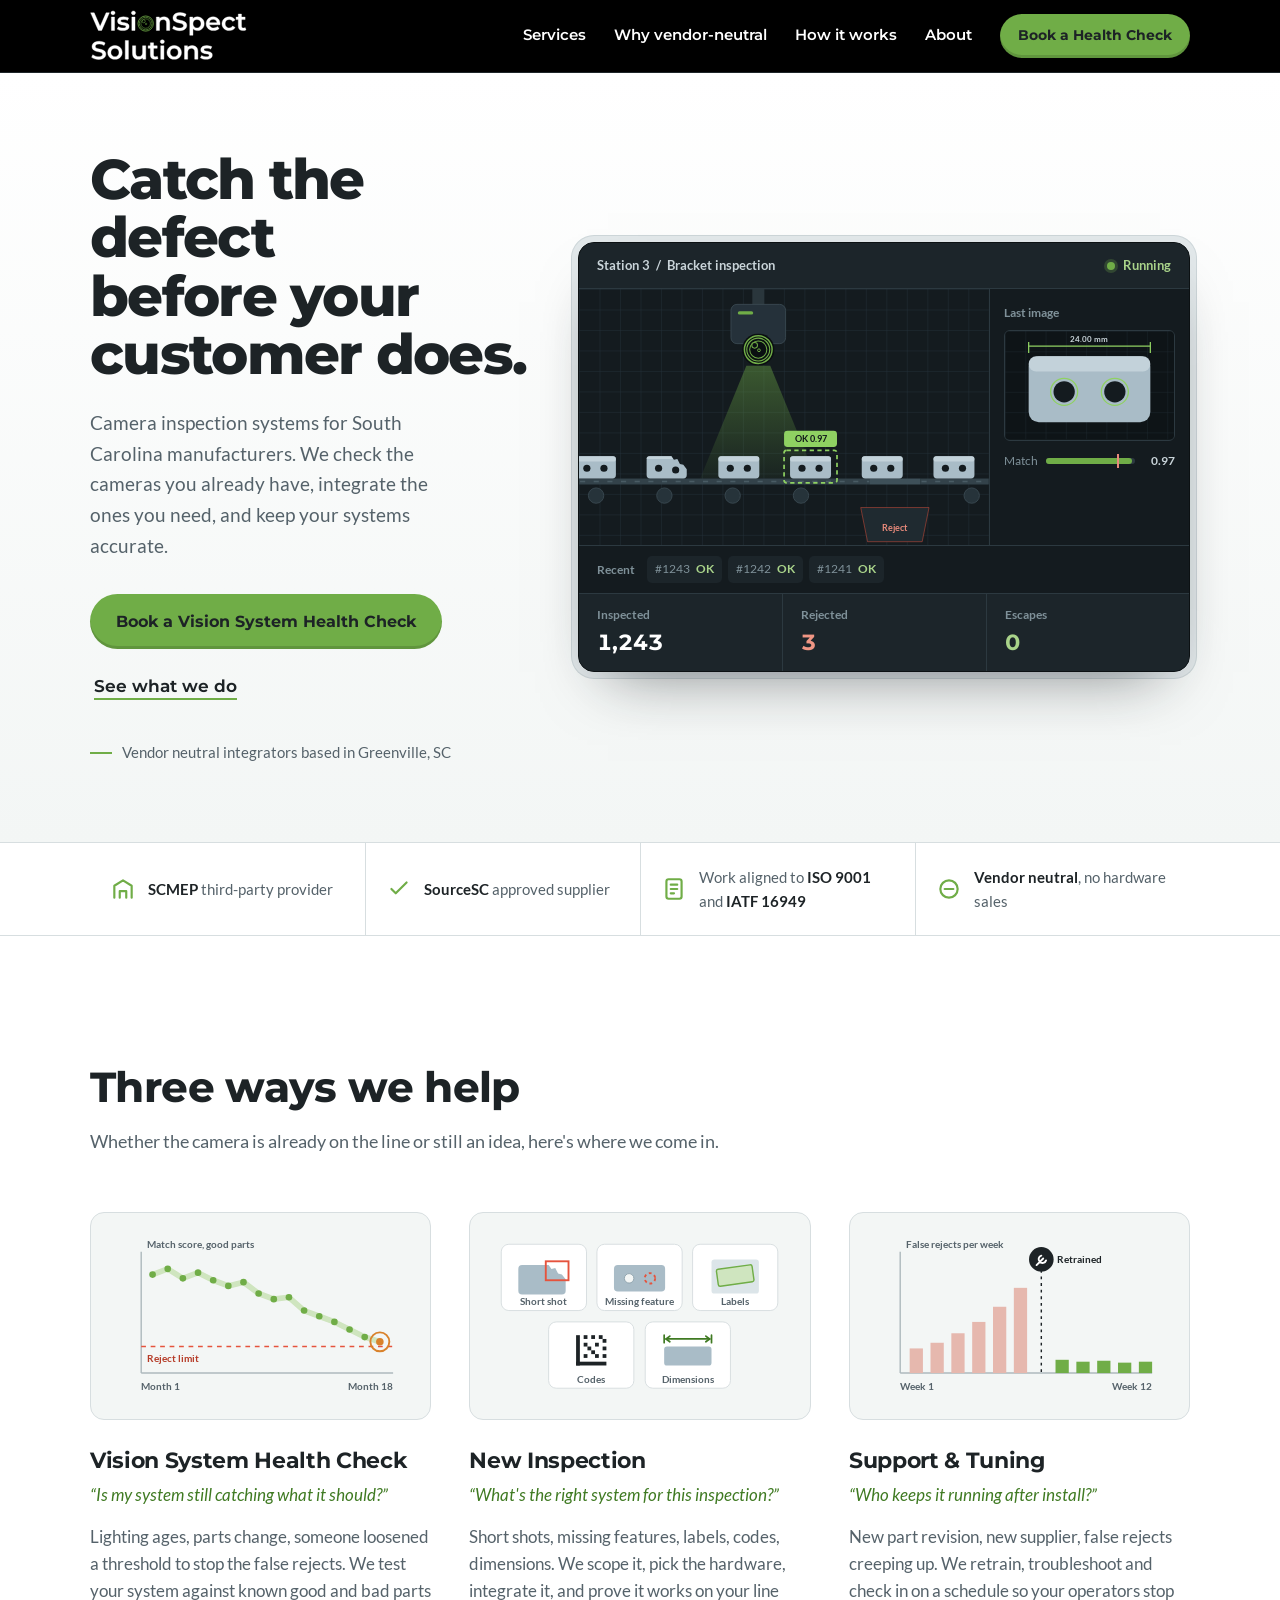
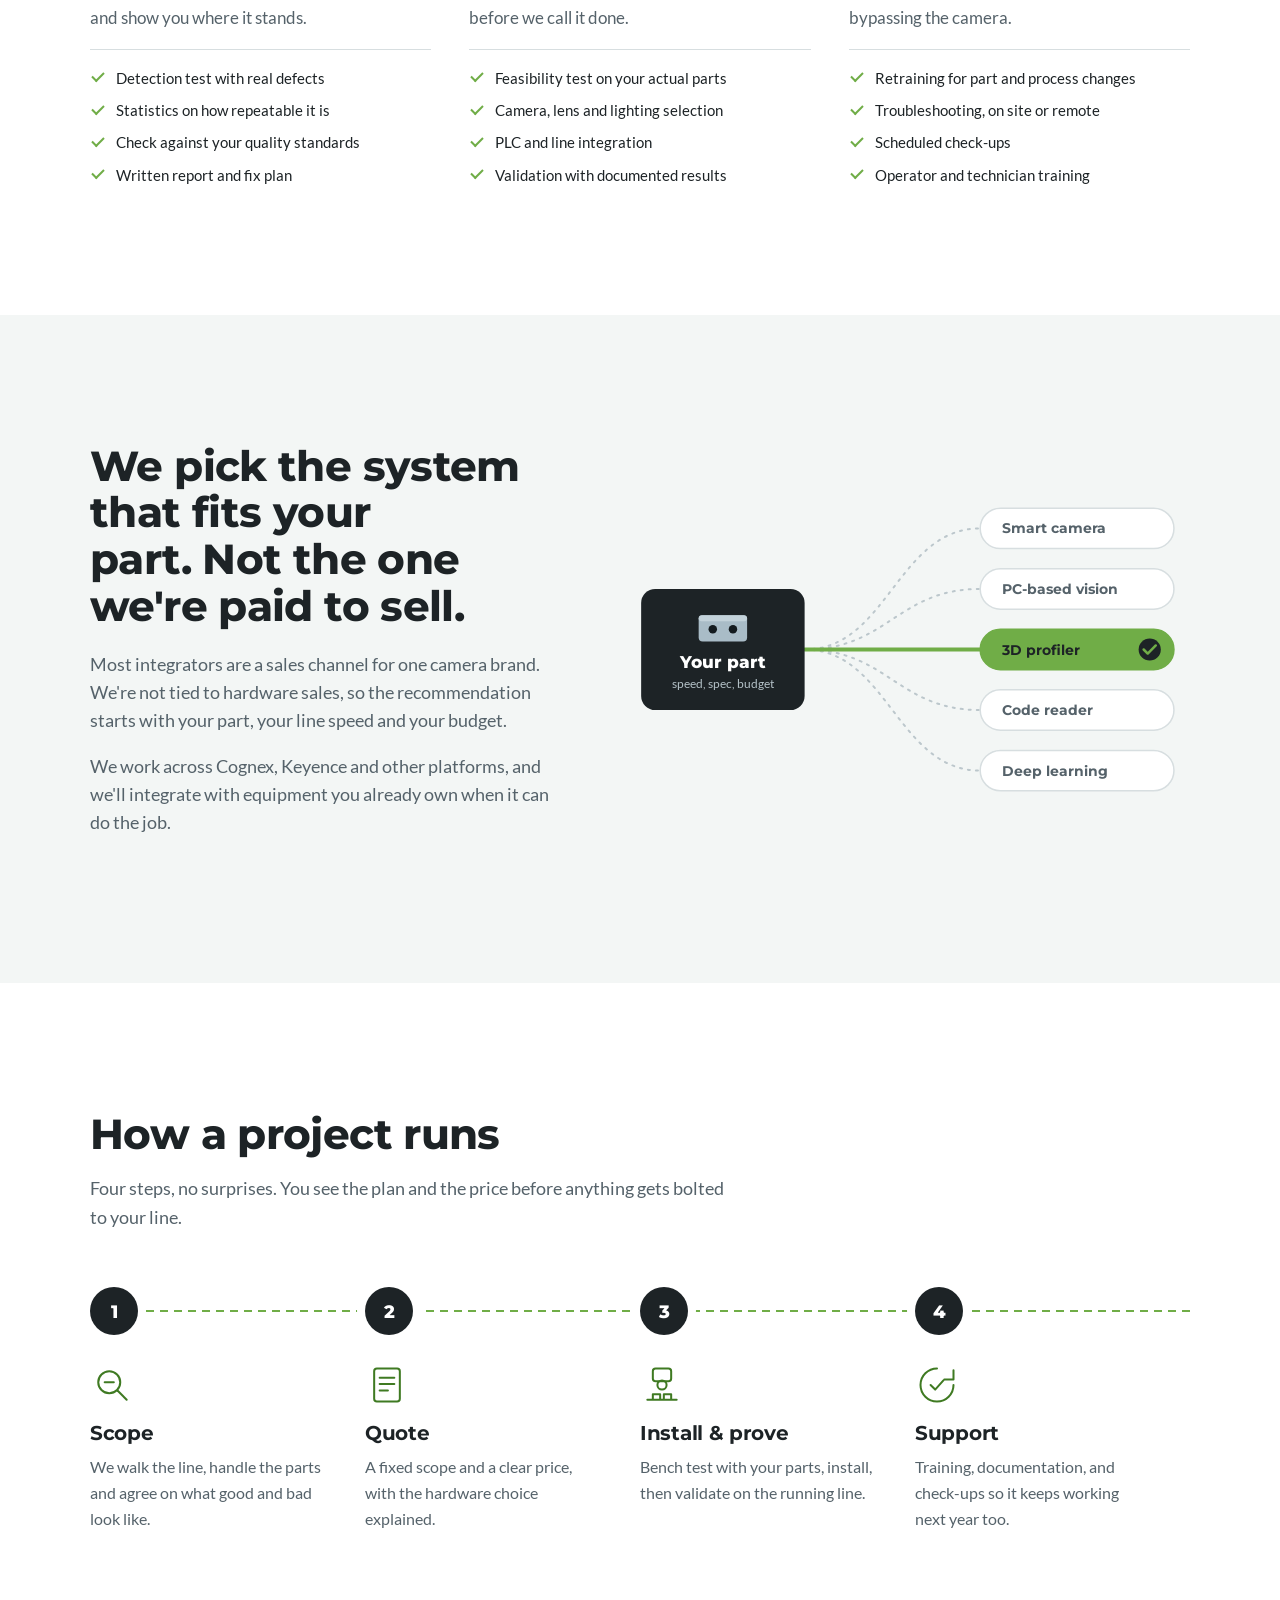
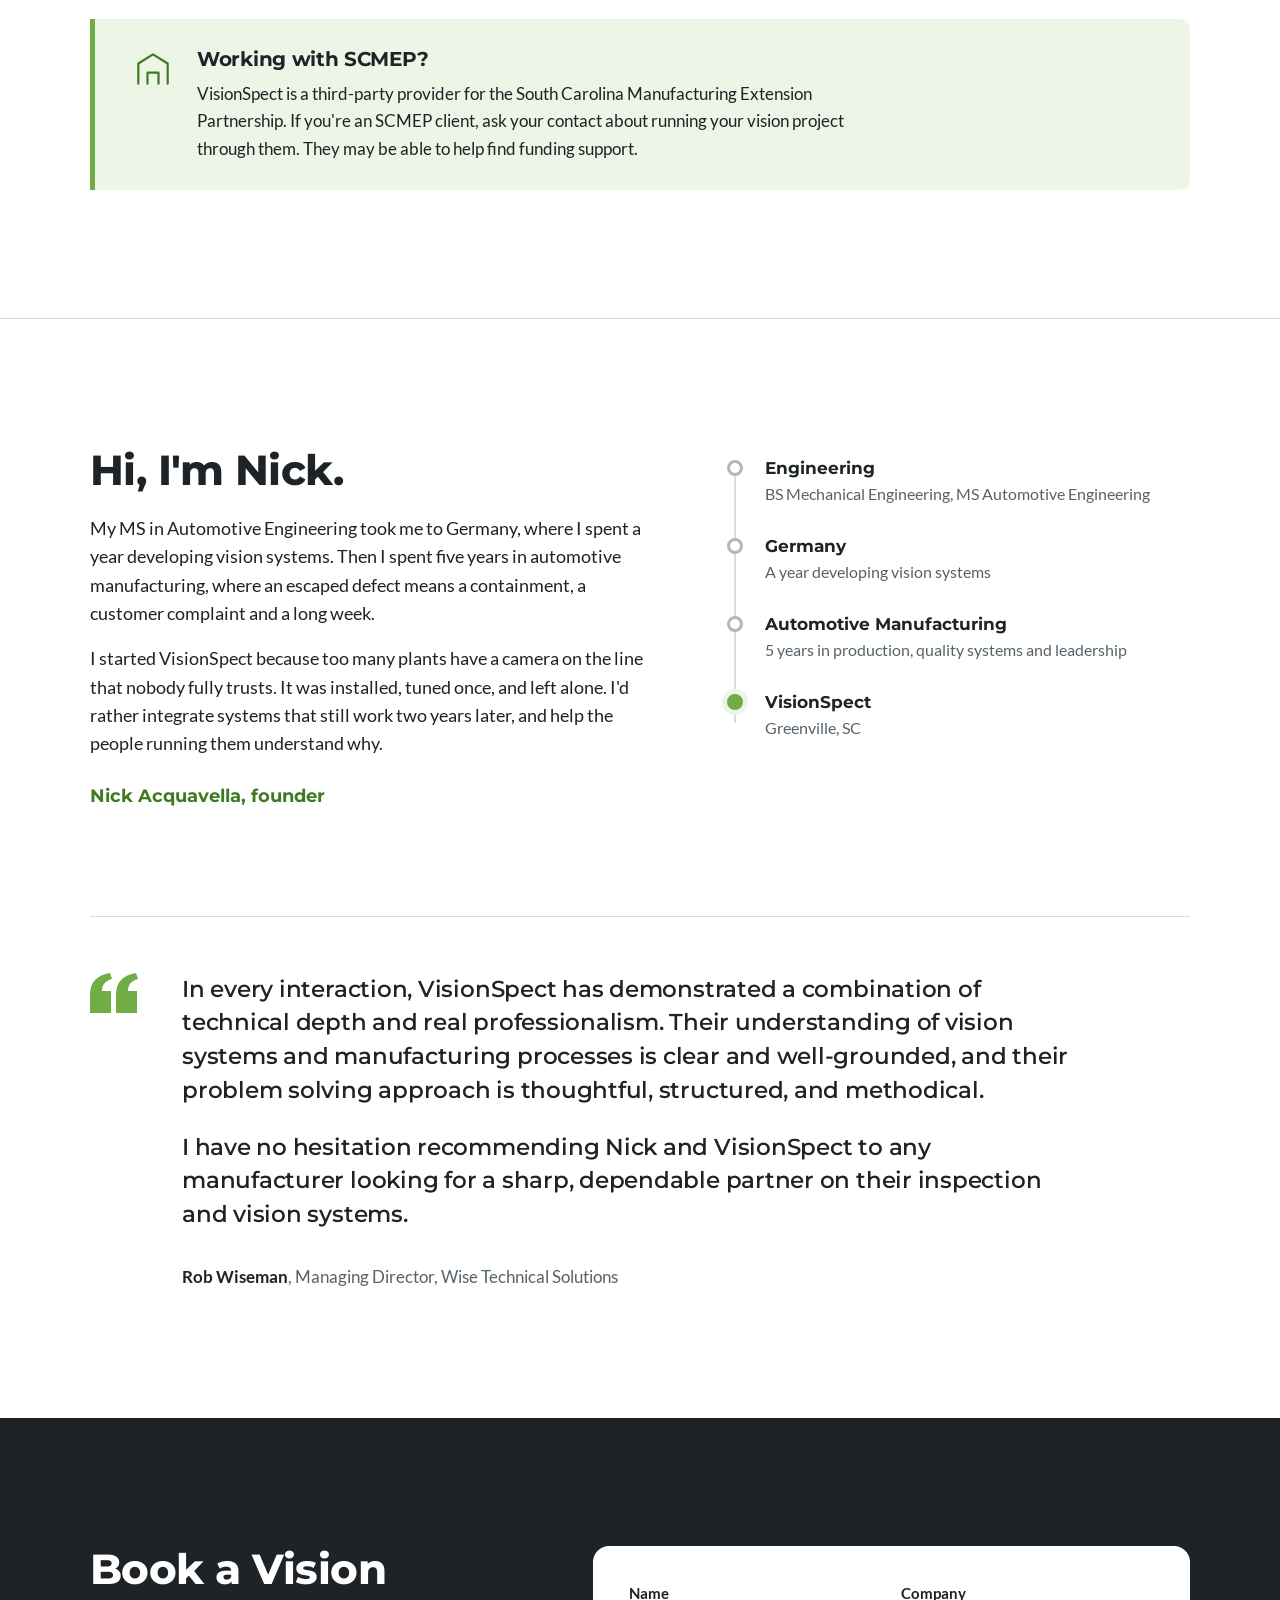
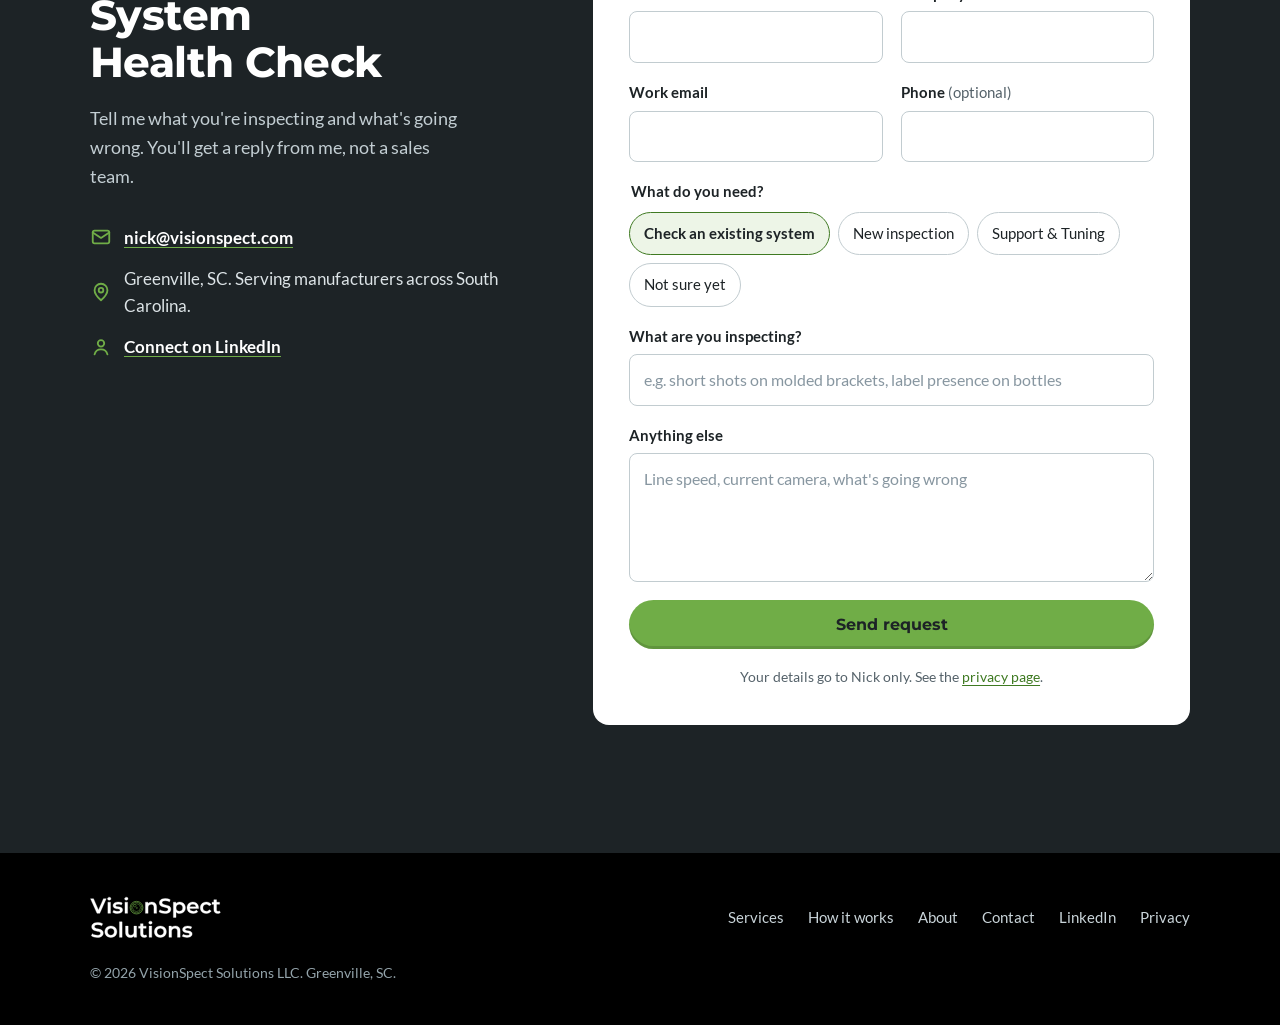
<file: index.html>
<!doctype html>
<html lang="en">
<head>
  <meta charset="utf-8">
  <meta name="viewport" content="width=device-width, initial-scale=1">
  <title>VisionSpect Solutions | Vision inspection for SC manufacturers</title>
  <meta name="description" content="Vendor-neutral vision inspection for South Carolina manufacturers. Vision System Health Checks, new inspections and ongoing support, from Greenville, SC.">
  <link rel="canonical" href="https://visionspect.com/">
  <meta property="og:type" content="website">
  <meta property="og:site_name" content="VisionSpect Solutions">
  <meta property="og:title" content="Catch the defect before your customer does.">
  <meta property="og:description" content="Vendor-neutral vision inspection for SC manufacturers. Vision System Health Checks, new inspections, support and tuning.">
  <meta property="og:url" content="https://visionspect.com/">
  <meta property="og:image" content="https://visionspect.com/assets/img/og-image.jpg">
  <meta property="og:image:width" content="1200">
  <meta property="og:image:height" content="630">
  <meta name="twitter:card" content="summary_large_image">
  <meta name="theme-color" content="#000000">
  <link rel="icon" href="/favicon.svg" type="image/svg+xml">
  <link rel="icon" href="/favicon-32.png" sizes="32x32" type="image/png">
  <link rel="apple-touch-icon" href="/apple-touch-icon.png">
  <link rel="preload" href="/assets/fonts/montserrat-latin-wght-normal.woff2" as="font" type="font/woff2" crossorigin>
  <link rel="preload" href="/assets/fonts/lato-latin-400-normal.woff2" as="font" type="font/woff2" crossorigin>
  <link rel="stylesheet" href="/assets/site.css?v=20261102c">
  <script type="application/ld+json">
  {
    "@context": "https://schema.org",
    "@type": "ProfessionalService",
    "name": "VisionSpect Solutions",
    "url": "https://visionspect.com/",
    "email": "nick@visionspect.com",
    "logo": "https://visionspect.com/icon-512.png",
    "description": "Vendor-neutral machine vision inspection integration, health checks and support for manufacturers.",
    "address": { "@type": "PostalAddress", "addressLocality": "Greenville", "addressRegion": "SC", "addressCountry": "US" },
    "areaServed": "South Carolina",
    "founder": { "@type": "Person", "name": "Nick Acquavella" }
  }
  </script>
</head>
<body>
<a class="skip" href="#main">Skip to content</a>

<header class="site-header">
  <div class="wrap header-row">
    <a class="brand" href="/" aria-label="VisionSpect Solutions home">
      <img src="/assets/img/visionspect-wordmark-bold-white.svg" alt="VisionSpect Solutions" width="152" height="59">
    </a>
    <button class="nav-toggle" type="button" aria-expanded="false" aria-controls="site-nav">Menu</button>
    <nav id="site-nav" class="site-nav" aria-label="Main">
      <a href="#services">Services</a>
      <a href="#neutral">Why vendor-neutral</a>
      <a href="#process">How it works</a>
      <a href="#about">About</a>
      <a class="btn btn-small" href="#contact">Book a Health Check</a>
    </nav>
  </div>
</header>

<main id="main">

  <!-- HERO: the inspection station is the hero -->
  <section class="hero">
    <div class="wrap hero-grid">
      <div class="hero-copy">
        <h1>Catch the defect before your customer does.</h1>
        <p class="lede">Camera inspection systems for South Carolina manufacturers. We check the cameras you already have, integrate the ones you need, and keep your systems accurate.</p>
        <div class="hero-actions">
          <a class="btn" href="#contact">Book a Vision System Health Check</a>
          <a class="btn-quiet" href="#services">See what we do</a>
        </div>
        <p class="hero-note">Vendor neutral integrators based in Greenville, SC</p>
      </div>

      <figure class="hmi" aria-label="Animated illustration of a vision system inspecting parts on a conveyor and rejecting a defective part">
        <div class="hmi-bar">
          <span class="hmi-title">Station 3 &nbsp;/&nbsp; Bracket inspection</span>
          <span class="hmi-status"><span class="dot"></span>Running</span>
        </div>
        <div class="hmi-body">
          <svg class="scene" viewBox="0 0 480 300" role="img" aria-hidden="true">
            <defs>
              <pattern id="grid" width="24" height="24" patternUnits="userSpaceOnUse">
                <path d="M24 0H0V24" fill="none" stroke="#24313700" stroke-width="1"/>
                <path d="M24 0H0V24" fill="none" stroke="#25323a" stroke-width="1"/>
              </pattern>
              <linearGradient id="fov" x1="0" y1="0" x2="0" y2="1">
                <stop offset="0" stop-color="#70AD47" stop-opacity=".42"/>
                <stop offset="1" stop-color="#70AD47" stop-opacity=".06"/>
              </linearGradient>
              <symbol id="lens" viewBox="0 0 906 906">
                <circle cx="453" cy="453" r="453" fill="#0a0f11"/>
                <g fill="none" stroke="#70AD47">
                  <circle cx="452" cy="452" r="386.5" stroke-width="41"/>
                  <circle cx="452" cy="452" r="319.5" stroke-width="32"/>
                  <circle cx="452" cy="452" r="240" stroke-width="28"/>
                  <circle cx="352" cy="333" r="79" stroke-width="28" fill="#0a0f11"/>
                  <circle cx="472" cy="471.5" r="39" stroke-width="26"/>
                </g>
              </symbol>
              <!-- parts: 48 x 26, origin top-left -->
              <symbol id="part-ok" viewBox="0 0 48 26" overflow="visible">
                <rect width="48" height="26" rx="4" fill="#A9BCC7"/>
                <rect x="0" y="0" width="48" height="6" rx="3" fill="#C3D2DA"/>
                <circle cx="14" cy="14" r="4.2" fill="#141B1F"/>
                <circle cx="34" cy="14" r="4.2" fill="#141B1F"/>
              </symbol>
              <symbol id="part-short" viewBox="0 0 48 26" overflow="visible">
                <path d="M4 0H29l3 4 4-1 3 6 4 1 4 5V22a4 4 0 0 1-4 4H4a4 4 0 0 1-4-4V4a4 4 0 0 1 4-4Z" fill="#A9BCC7"/>
                <path d="M3 0H29l2 3H0a3 3 0 0 1 3-3Z" fill="#C3D2DA"/>
                <circle cx="14" cy="14" r="4.2" fill="#141B1F"/>
                <circle cx="34" cy="16" r="4.2" fill="#141B1F"/>
              </symbol>
              <symbol id="part-hole" viewBox="0 0 48 26" overflow="visible">
                <rect width="48" height="26" rx="4" fill="#A9BCC7"/>
                <rect x="0" y="0" width="48" height="6" rx="3" fill="#C3D2DA"/>
                <circle cx="14" cy="14" r="4.2" fill="#141B1F"/>
              </symbol>
            </defs>

            <rect width="480" height="300" fill="url(#grid)"/>

            <!-- camera + light -->
            <rect x="203" y="0" width="14" height="22" fill="#2A363C"/>
            <rect x="178" y="18" width="64" height="46" rx="7" fill="#25313A" stroke="#3B4B53"/>
            <rect x="186" y="26" width="18" height="4" rx="2" fill="#70AD47" class="cam-led"/>
            <use href="#lens" x="191" y="52" width="38" height="38"/>
            <polygon class="fov" points="196,90 224,90 278,222 142,222" fill="url(#fov)"/>
            <rect class="fov-flash" x="142" y="216" width="136" height="6" fill="#B9E09B" opacity="0"/>

            <!-- belt: left run, reject flap, right run -->
            <rect x="0" y="222" width="340" height="7" fill="#33424A"/>
            <line class="belt-dash" x1="0" y1="225.5" x2="340" y2="225.5" stroke="#4A5C65" stroke-width="2" stroke-dasharray="6 10"/>
            <rect x="400" y="222" width="80" height="7" fill="#33424A"/>
            <line class="belt-dash" x1="400" y1="225.5" x2="480" y2="225.5" stroke="#4A5C65" stroke-width="2" stroke-dasharray="6 10"/>
            <g class="flap"><rect x="340" y="222" width="60" height="7" fill="#3E5059"/></g>
            <g fill="#26333A" stroke="#3B4B53">
              <circle cx="20" cy="242" r="9"/><circle cx="100" cy="242" r="9"/><circle cx="180" cy="242" r="9"/><circle cx="260" cy="242" r="9"/><circle cx="460" cy="242" r="9"/>
            </g>

            <!-- reject bin -->
            <path d="M330 256h80l-8 40h-64z" fill="#1F2A30" stroke="#E5533D" stroke-opacity=".55"/>
            <text x="370" y="284" text-anchor="middle" class="scene-label reject-label">Reject</text>

            <g class="parts"></g>
            <g class="overlays"></g>
          </svg>

          <aside class="hmi-side">
            <div class="hmi-card">
              <p class="hmi-card-title">Last image</p>
              <svg class="inset" viewBox="0 0 200 128" aria-hidden="true">
                <rect width="200" height="128" fill="#0E1417"/>
                <rect width="200" height="128" fill="url(#grid)" opacity=".7"/>
                <g class="inset-part" transform="translate(28 30) scale(3)"><use href="#part-ok" width="48" height="26"/></g>
                <g class="inset-tools"></g>
              </svg>
              <div class="score">
                <span class="score-label">Match</span>
                <span class="score-track"><span class="score-fill"></span><span class="score-limit" title="Reject limit"></span></span>
                <span class="score-val">0.97</span>
              </div>
            </div>
          </aside>
        </div>
        <div class="hmi-results">
          <span class="hmi-card-title">Recent</span>
          <ol class="results" aria-hidden="true"></ol>
        </div>
        <div class="hmi-foot">
          <div><span class="k">Inspected</span><span class="v" data-stat="total">1,240</span></div>
          <div><span class="k">Rejected</span><span class="v ng" data-stat="ng">3</span></div>
          <div><span class="k">Escapes</span><span class="v ok">0</span></div>
        </div>
      </figure>
    </div>
  </section>

  <!-- PROOF STRIP -->
  <section class="proof" aria-label="Credentials">
    <ul class="wrap proof-list">
      <li>
        <svg viewBox="0 0 24 24" aria-hidden="true"><path d="M4 20V9l8-5 8 5v11M9 20v-6h6v6" /></svg>
        <span><strong>SCMEP</strong> third-party provider</span>
      </li>
      <li>
        <svg viewBox="0 0 24 24" aria-hidden="true"><path d="M5 12l4 4 10-10"/></svg>
        <span><strong>SourceSC</strong> approved supplier</span>
      </li>
      <li>
        <svg viewBox="0 0 24 24" aria-hidden="true"><rect x="5" y="3" width="14" height="18" rx="2"/><path d="M9 8h6M9 12h6M9 16h3"/></svg>
        <span>Work aligned to <strong>ISO 9001</strong> and <strong>IATF 16949</strong></span>
      </li>
      <li>
        <svg viewBox="0 0 24 24" aria-hidden="true"><circle cx="12" cy="12" r="8"/><path d="M8 12h8"/></svg>
        <span><strong>Vendor neutral</strong>, no hardware sales</span>
      </li>
    </ul>
  </section>

  <!-- SERVICES -->
  <section id="services" class="section services">
    <div class="wrap">
      <div class="section-head">
        <h2>Three ways we help</h2>
        <p>Whether the camera is already on the line or still an idea, here's where we come in.</p>
      </div>

      <div class="service-grid">
        <article class="service">
          <div class="service-art">
            <svg viewBox="0 0 320 180" role="img" aria-labelledby="svc1t">
              <title id="svc1t">Chart of a camera's match score drifting down toward its reject limit over time</title>
              <line x1="34" y1="22" x2="34" y2="150" class="axis"/>
              <line x1="34" y1="150" x2="300" y2="150" class="axis"/>
              <line x1="34" y1="122" x2="300" y2="122" class="limit"/>
              <text x="40" y="138" class="art-label warn-text">Reject limit</text>
              <text x="40" y="18" class="art-label">Match score, good parts</text>
              <polyline class="trend" points="46,46 62,40 78,50 94,44 110,52 126,58 142,54 158,66 174,72 190,70 206,84 222,90 238,96 254,104 270,112 286,117"/>
              <g class="pts">
                <circle cx="46" cy="46" r="3.5"/><circle cx="62" cy="40" r="3.5"/><circle cx="78" cy="50" r="3.5"/><circle cx="94" cy="44" r="3.5"/><circle cx="110" cy="52" r="3.5"/><circle cx="126" cy="58" r="3.5"/><circle cx="142" cy="54" r="3.5"/><circle cx="158" cy="66" r="3.5"/><circle cx="174" cy="72" r="3.5"/><circle cx="190" cy="70" r="3.5"/><circle cx="206" cy="84" r="3.5"/><circle cx="222" cy="90" r="3.5"/><circle cx="238" cy="96" r="3.5"/><circle cx="254" cy="104" r="3.5"/><circle cx="270" cy="112" r="3.5"/>
              </g>
              <circle cx="286" cy="117" r="4" class="pt-warn"/>
              <circle cx="286" cy="117" r="10" class="ring-warn"/>
              <text x="34" y="168" class="art-label">Month 1</text>
              <text x="300" y="168" text-anchor="end" class="art-label">Month 18</text>
            </svg>
          </div>
          <h3>Vision System Health Check</h3>
          <p class="hook">“Is my system still catching what it should?”</p>
          <p>Lighting ages, parts change, someone loosened a threshold to stop the false rejects. We test your system against known good and bad parts and show you where it stands.</p>
          <ul class="ticks">
            <li>Detection test with real defects</li>
            <li>Statistics on how repeatable it is</li>
            <li>Check against your quality standards</li>
            <li>Written report and fix plan</li>
          </ul>
        </article>

        <article class="service">
          <div class="service-art">
            <svg viewBox="0 0 320 180" role="img" aria-labelledby="svc2t">
              <title id="svc2t">Five common inspection types: short shots, missing features, labels, codes and dimensions</title>
              <g transform="translate(14 14)">
                <rect class="tile" width="90" height="70" rx="8"/>
                <path d="M22 22h28l3 4 4-1 3 6 4 1 4 5v12a4 4 0 0 1-4 4H22a4 4 0 0 1-4-4V26a4 4 0 0 1 4-4Z" class="part"/>
                <rect x="47" y="18" width="24" height="20" class="flag"/>
                <text x="45" y="64" text-anchor="middle" class="art-label">Short shot</text>
              </g>
              <g transform="translate(115 14)">
                <rect class="tile" width="90" height="70" rx="8"/>
                <rect x="18" y="22" width="54" height="28" rx="4" class="part"/>
                <circle cx="34" cy="36" r="5" class="hole"/>
                <circle cx="56" cy="36" r="5.5" class="missing"/>
                <text x="45" y="64" text-anchor="middle" class="art-label">Missing feature</text>
              </g>
              <g transform="translate(216 14)">
                <rect class="tile" width="90" height="70" rx="8"/>
                <rect x="20" y="16" width="50" height="36" rx="3" class="bottle"/>
                <rect x="26" y="24" width="38" height="18" rx="2" class="label" transform="rotate(-8 45 33)"/>
                <text x="45" y="64" text-anchor="middle" class="art-label">Labels</text>
              </g>
              <g transform="translate(64 96)">
                <rect class="tile" width="90" height="70" rx="8"/>
                <g class="code" transform="translate(29 14)">
                  <rect width="4" height="32"/><rect y="28" width="32" height="4"/>
                  <rect x="8" width="4" height="4"/><rect x="16" width="4" height="4"/><rect x="24" width="4" height="4"/>
                  <rect x="28" y="4" width="4" height="4"/><rect x="28" y="12" width="4" height="4"/><rect x="28" y="20" width="4" height="4"/>
                  <rect x="8" y="8" width="4" height="4"/><rect x="12" y="12" width="4" height="4"/><rect x="20" y="8" width="4" height="4"/><rect x="16" y="16" width="4" height="4"/><rect x="8" y="20" width="4" height="4"/><rect x="20" y="20" width="4" height="4"/>
                </g>
                <text x="45" y="64" text-anchor="middle" class="art-label">Codes</text>
              </g>
              <g transform="translate(166 96)">
                <rect class="tile" width="90" height="70" rx="8"/>
                <rect x="20" y="26" width="50" height="20" rx="3" class="part"/>
                <path d="M20 14v8M70 14v8M22 18h46" class="dim"/>
                <path d="M26 15l-4 3 4 3M64 15l4 3-4 3" class="dim"/>
                <text x="45" y="64" text-anchor="middle" class="art-label">Dimensions</text>
              </g>
            </svg>
          </div>
          <h3>New Inspection</h3>
          <p class="hook">“What's the right system for this inspection?”</p>
          <p>Short shots, missing features, labels, codes, dimensions. We scope it, pick the hardware, integrate it, and prove it works on your line before we call it done.</p>
          <ul class="ticks">
            <li>Feasibility test on your actual parts</li>
            <li>Camera, lens and lighting selection</li>
            <li>PLC and line integration</li>
            <li>Validation with documented results</li>
          </ul>
        </article>

        <article class="service">
          <div class="service-art">
            <svg viewBox="0 0 320 180" role="img" aria-labelledby="svc3t">
              <title id="svc3t">Chart of false rejects climbing week over week, then dropping after the system is retrained</title>
              <line x1="34" y1="22" x2="34" y2="150" class="axis"/>
              <line x1="34" y1="150" x2="300" y2="150" class="axis"/>
              <text x="40" y="18" class="art-label">False rejects per week</text>
              <g class="bars">
                <rect x="44" y="124" width="14" height="26"/><rect x="66" y="118" width="14" height="32"/><rect x="88" y="108" width="14" height="42"/><rect x="110" y="96" width="14" height="54"/><rect x="132" y="80" width="14" height="70"/><rect x="154" y="60" width="14" height="90"/>
              </g>
              <g class="bars good">
                <rect x="198" y="136" width="14" height="14"/><rect x="220" y="138" width="14" height="12"/><rect x="242" y="137" width="14" height="13"/><rect x="264" y="139" width="14" height="11"/><rect x="286" y="138" width="14" height="12"/>
              </g>
              <line x1="183" y1="34" x2="183" y2="150" class="event"/>
              <g transform="translate(171 30)" class="wrench">
                <circle cx="12" cy="0" r="13"/>
                <path d="M7 6l7-7m-2-3a4 4 0 1 0 5 5" />
              </g>
              <text x="200" y="34" class="art-label strong">Retrained</text>
              <text x="34" y="168" class="art-label">Week 1</text>
              <text x="300" y="168" text-anchor="end" class="art-label">Week 12</text>
            </svg>
          </div>
          <h3>Support &amp; Tuning</h3>
          <p class="hook">“Who keeps it running after install?”</p>
          <p>New part revision, new supplier, false rejects creeping up. We retrain, troubleshoot and check in on a schedule so your operators stop bypassing the camera.</p>
          <ul class="ticks">
            <li>Retraining for part and process changes</li>
            <li>Troubleshooting, on site or remote</li>
            <li>Scheduled check-ups</li>
            <li>Operator and technician training</li>
          </ul>
        </article>
      </div>
    </div>
  </section>

  <!-- VENDOR NEUTRAL -->
  <section id="neutral" class="section neutral">
    <div class="wrap neutral-grid">
      <div class="neutral-copy">
        <h2>We pick the system that fits your part. Not the one we're paid to sell.</h2>
        <p>Most integrators are a sales channel for one camera brand. We're not tied to hardware sales, so the recommendation starts with your part, your line speed and your budget.</p>
        <p>We work across Cognex, Keyence and other platforms, and we'll integrate with equipment you already own when it can do the job.</p>
      </div>
      <figure class="neutral-art">
        <svg viewBox="0 0 560 330" role="img" aria-labelledby="neut-t">
          <title id="neut-t">Your part and line requirements lead to five platform options; the one that fits best is chosen</title>
          <g class="paths">
            <path d="M178 165 C 260 165, 270 45, 352 45"/>
            <path d="M178 165 C 260 165, 270 105, 352 105"/>
            <path d="M178 165 C 260 165, 270 225, 352 225"/>
            <path d="M178 165 C 260 165, 270 285, 352 285"/>
            <path class="best" d="M178 165 C 260 165, 270 165, 352 165"/>
          </g>
          <g transform="translate(16 105)">
            <rect width="162" height="120" rx="14" class="node-main"/>
            <g transform="translate(57 26)"><use href="#part-ok" width="48" height="26"/></g>
            <text x="81" y="78" text-anchor="middle" class="node-title light">Your part</text>
            <text x="81" y="98" text-anchor="middle" class="node-sub light">speed, spec, budget</text>
          </g>
          <g class="opt" transform="translate(352 25)"><rect width="192" height="40" rx="20"/><text x="22" y="25">Smart camera</text></g>
          <g class="opt" transform="translate(352 85)"><rect width="192" height="40" rx="20"/><text x="22" y="25">PC-based vision</text></g>
          <g class="opt chosen" transform="translate(352 145)"><rect width="192" height="40" rx="20"/><text x="22" y="25">3D profiler</text><circle cx="168" cy="20" r="11"/><path d="M162 20l4 4 8-8"/></g>
          <g class="opt" transform="translate(352 205)"><rect width="192" height="40" rx="20"/><text x="22" y="25">Code reader</text></g>
          <g class="opt" transform="translate(352 265)"><rect width="192" height="40" rx="20"/><text x="22" y="25">Deep learning</text></g>
        </svg>
      </figure>
    </div>
  </section>

  <!-- PROCESS -->
  <section id="process" class="section process">
    <div class="wrap">
      <div class="section-head">
        <h2>How a project runs</h2>
        <p>Four steps, no surprises. You see the plan and the price before anything gets bolted to your line.</p>
      </div>
      <ol class="steps">
        <li class="step">
          <span class="step-num">1</span>
          <svg viewBox="0 0 48 48" aria-hidden="true"><circle cx="21" cy="21" r="12"/><path d="M30 30l10 10"/><path d="M16 21h10"/></svg>
          <h3>Scope</h3>
          <p>We walk the line, handle the parts and agree on what good and bad look like.</p>
        </li>
        <li class="step">
          <span class="step-num">2</span>
          <svg viewBox="0 0 48 48" aria-hidden="true"><rect x="10" y="6" width="28" height="36" rx="3"/><path d="M16 16h16M16 23h16M16 30h9"/></svg>
          <h3>Quote</h3>
          <p>A fixed scope and a clear price, with the hardware choice explained.</p>
        </li>
        <li class="step">
          <span class="step-num">3</span>
          <svg viewBox="0 0 48 48" aria-hidden="true"><rect x="14" y="6" width="20" height="14" rx="3"/><circle cx="24" cy="24" r="5"/><path d="M8 40h32M14 34h8v6h-8zM26 34h8v6h-8z"/></svg>
          <h3>Install &amp; prove</h3>
          <p>Bench test with your parts, install, then validate on the running line.</p>
        </li>
        <li class="step">
          <span class="step-num">4</span>
          <svg viewBox="0 0 48 48" aria-hidden="true"><path d="M24 6a18 18 0 1 0 18 18"/><path d="M42 8v10H32"/><path d="M17 24l5 5 9-10"/></svg>
          <h3>Support</h3>
          <p>Training, documentation, and check-ups so it keeps working next year too.</p>
        </li>
      </ol>

      <aside class="mep">
        <div class="mep-mark" aria-hidden="true">
          <svg viewBox="0 0 48 48"><path d="M8 40V18l16-10 16 10v22"/><path d="M18 40V28h12v12"/></svg>
        </div>
        <div>
          <h3>Working with SCMEP?</h3>
          <p>VisionSpect is a third-party provider for the South Carolina Manufacturing Extension Partnership. If you're an SCMEP client, ask your contact about running your vision project through them. They may be able to help find funding support.</p>
        </div>
      </aside>
    </div>
  </section>

  <!-- ABOUT -->
  <section id="about" class="section about">
    <div class="wrap about-grid">
      <div class="about-copy">
        <h2>Hi, I'm Nick.</h2>
        <p>My MS in Automotive Engineering took me to Germany, where I spent a year developing vision systems. Then I spent five years in automotive manufacturing, where an escaped defect means a containment, a customer complaint and a long week.</p>
        <p>I started VisionSpect because too many plants have a camera on the line that nobody fully trusts. It was installed, tuned once, and left alone. I'd rather integrate systems that still work two years later, and help the people running them understand why.</p>
        <p class="sig">Nick Acquavella, founder</p>
      </div>
      <ol class="path" aria-label="Background">
        <li><span class="path-k">Engineering</span><span class="path-v">BS Mechanical Engineering, MS Automotive Engineering</span></li>
        <li><span class="path-k">Germany</span><span class="path-v">A year developing vision systems</span></li>
        <li><span class="path-k">Automotive Manufacturing</span><span class="path-v">5 years in production, quality systems and leadership</span></li>
        <li class="now"><span class="path-k">VisionSpect</span><span class="path-v">Greenville, SC</span></li>
      </ol>
    </div>

    <div class="wrap">
      <figure class="quote">
        <svg class="quote-mark" viewBox="0 0 48 40" aria-hidden="true"><path d="M0 40V22C0 9 7 2 20 0l2 6c-7 2-10 6-10 12h9v22zm26 0V22C26 9 33 2 46 0l2 6c-7 2-10 6-10 12h9v22z"/></svg>
        <blockquote>
          <p>In every interaction, VisionSpect has demonstrated a combination of technical depth and real professionalism. Their understanding of vision systems and manufacturing processes is clear and well-grounded, and their problem solving approach is thoughtful, structured, and methodical.</p>
          <p>I have no hesitation recommending Nick and VisionSpect to any manufacturer looking for a sharp, dependable partner on their inspection and vision systems.</p>
        </blockquote>
        <figcaption><strong>Rob Wiseman</strong>, Managing Director, Wise Technical Solutions</figcaption>
      </figure>
    </div>
  </section>

  <!-- CONTACT -->
  <section id="contact" class="section contact">
    <div class="wrap contact-grid">
      <div class="contact-copy">
        <h2>Book a Vision System Health Check</h2>
        <p>Tell me what you're inspecting and what's going wrong. You'll get a reply from me, not a sales team.</p>
        <ul class="contact-direct">
          <li>
            <svg viewBox="0 0 24 24" aria-hidden="true"><rect x="3" y="5" width="18" height="14" rx="2"/><path d="M3 7l9 6 9-6"/></svg>
            <a href="mailto:nick@visionspect.com">nick@visionspect.com</a>
          </li>
          <li>
            <svg viewBox="0 0 24 24" aria-hidden="true"><path d="M12 21s-7-6.2-7-11a7 7 0 0 1 14 0c0 4.8-7 11-7 11z"/><circle cx="12" cy="10" r="2.5"/></svg>
            <span>Greenville, SC. Serving manufacturers across South Carolina.</span>
          </li>
          <li>
            <svg viewBox="0 0 24 24" aria-hidden="true"><circle cx="12" cy="8" r="3.5"/><path d="M5 20c.8-3.6 3.6-5.5 7-5.5s6.2 1.9 7 5.5"/></svg>
            <a href="https://www.linkedin.com/in/visionspect/" rel="noopener" target="_blank">Connect on LinkedIn</a>
          </li>
        </ul>
      </div>

      <form class="form" name="contact" method="POST" action="/thanks.html" data-netlify="true" netlify-honeypot="company-website">
        <input type="hidden" name="form-name" value="contact">
        <input type="hidden" name="utm_source" value="">
        <input type="hidden" name="utm_campaign" value="">
        <p hidden><label>Leave this empty <input name="company-website" tabindex="-1" autocomplete="off"></label></p>

        <div class="field-row">
          <div class="field">
            <label for="f-name">Name</label>
            <input id="f-name" name="name" autocomplete="name" required>
          </div>
          <div class="field">
            <label for="f-company">Company</label>
            <input id="f-company" name="company" autocomplete="organization" required>
          </div>
        </div>
        <div class="field-row">
          <div class="field">
            <label for="f-email">Work email</label>
            <input id="f-email" name="email" type="email" autocomplete="email" required>
          </div>
          <div class="field">
            <label for="f-phone">Phone <span class="opt-text">(optional)</span></label>
            <input id="f-phone" name="phone" type="tel" autocomplete="tel">
          </div>
        </div>
        <fieldset class="field chips">
          <legend>What do you need?</legend>
          <label><input type="radio" name="need" value="Vision System Health Check" checked><span>Check an existing system</span></label>
          <label><input type="radio" name="need" value="New inspection"><span>New inspection</span></label>
          <label><input type="radio" name="need" value="Support and tuning"><span>Support &amp; Tuning</span></label>
          <label><input type="radio" name="need" value="Not sure yet"><span>Not sure yet</span></label>
        </fieldset>
        <div class="field">
          <label for="f-inspect">What are you inspecting?</label>
          <input id="f-inspect" name="inspecting" placeholder="e.g. short shots on molded brackets, label presence on bottles">
        </div>
        <div class="field">
          <label for="f-msg">Anything else</label>
          <textarea id="f-msg" name="message" rows="4" placeholder="Line speed, current camera, what's going wrong"></textarea>
        </div>
        <button class="btn btn-block" type="submit">Send request</button>
        <p class="form-note">Your details go to Nick only. See the <a href="/privacy.html">privacy page</a>.</p>
      </form>
    </div>
  </section>
</main>

<footer class="site-footer">
  <div class="wrap footer-grid">
    <img src="/assets/img/visionspect-wordmark-bold-white.svg" alt="VisionSpect Solutions" width="152" height="59">
    <nav aria-label="Footer">
      <a href="#services">Services</a>
      <a href="#process">How it works</a>
      <a href="#about">About</a>
      <a href="#contact">Contact</a>
      <a href="https://www.linkedin.com/in/visionspect/" rel="noopener" target="_blank">LinkedIn</a>
      <a href="/privacy.html">Privacy</a>
    </nav>
    <p class="fine">&copy; 2026 VisionSpect Solutions LLC. Greenville, SC.</p>
  </div>
</footer>

<script src="/assets/site.js?v=20261102c" defer></script>
</body>
</html>
</file>
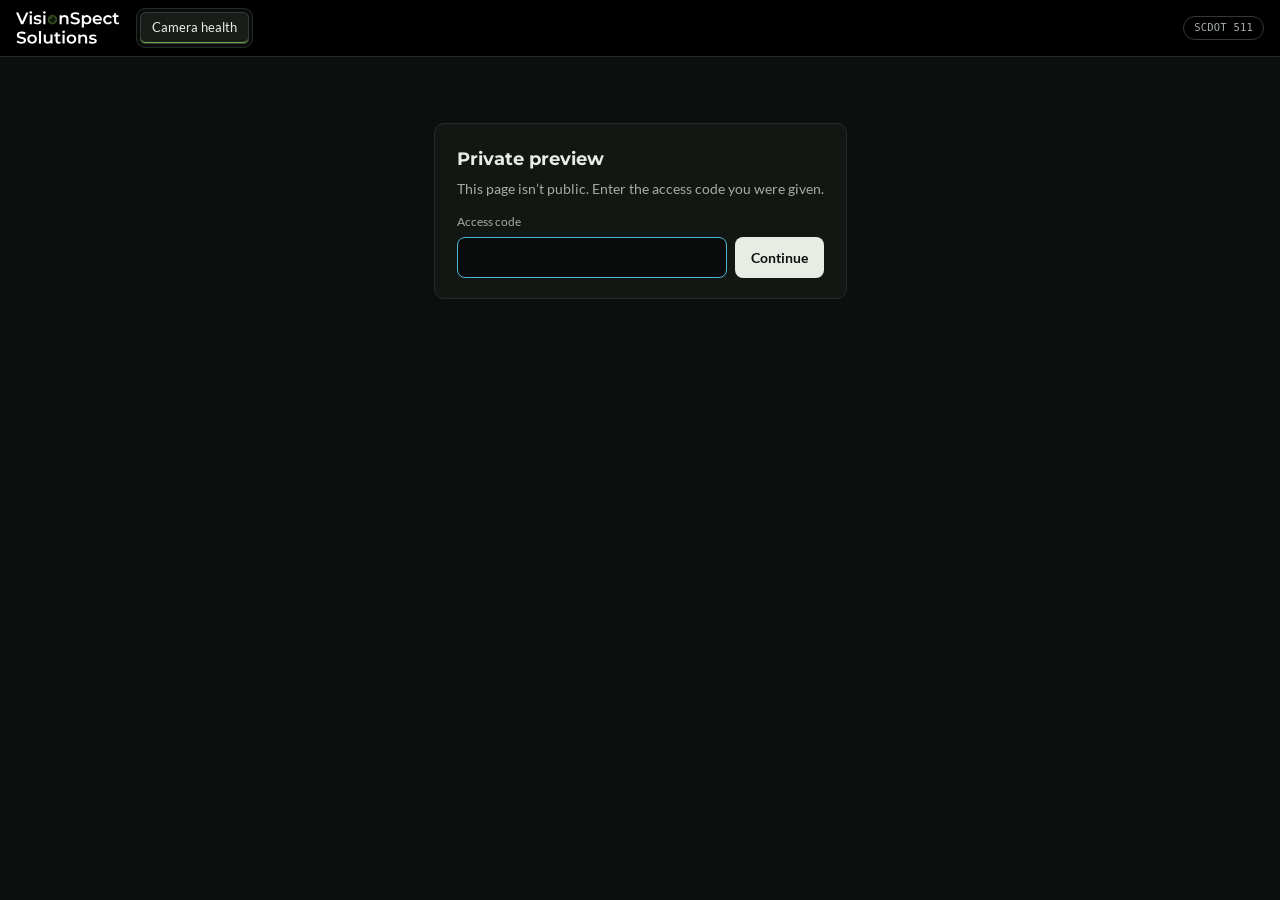
<file: lab/camera-health/index.html>
<!doctype html>
<html lang="en">
<head>
<meta charset="utf-8">
<meta name="viewport" content="width=device-width, initial-scale=1, viewport-fit=cover">
<meta name="robots" content="noindex, nofollow">
<meta name="description" content="VisionSpect lab: camera health monitor pilot.">
<meta name="theme-color" content="#000000">
<link rel="icon" href="/favicon.svg" type="image/svg+xml">
<link rel="icon" href="/favicon-32.png" sizes="32x32" type="image/png">
<link rel="preload" href="/assets/fonts/montserrat-latin-wght-normal.woff2" as="font" type="font/woff2" crossorigin>
<link rel="preload" href="/assets/fonts/lato-latin-400-normal.woff2" as="font" type="font/woff2" crossorigin>
<style>
@font-face { font-family: "Montserrat"; font-style: normal; font-weight: 100 900; font-display: swap; src: url("/assets/fonts/montserrat-latin-wght-normal.woff2") format("woff2"); }
@font-face { font-family: "Lato"; font-style: normal; font-weight: 400; font-display: swap; src: url("/assets/fonts/lato-latin-400-normal.woff2") format("woff2"); }
@font-face { font-family: "Lato"; font-style: normal; font-weight: 700; font-display: swap; src: url("/assets/fonts/lato-latin-700-normal.woff2") format("woff2"); }
</style>
<script src="/lab/camera-health/config.js"></script>
<title>Camera health · VisionSpect Lab</title>
<style>
/* Layout: summary tiles, then cameras and episodes side by side (same height), the selected camera's detail, then the fleet timeline (camera × time).
   Single dark look by choice (traffic-management video walls are dark; matches the Inspectability tool). */
:root{
  color-scheme:dark;
  --bg:#0c0f0d; --panel:#131714; --panel2:#181d19; --well:#0a0c0b;
  --line:#252c27; --line2:#313a33;
  --ink:#e8ece5; --dim:#a3ada5; --faint:#6f7a72;
  --brand:#70AD47; --accent:#4CB6D8;
  /* status — reserved, always paired with icon + label */
  --good:#0ca30c; --warn:#fab219; --serious:#ec835a; --critical:#d03b3b; --info:#7f9cc4; --nodata:#2b322d;
  --head:'Montserrat',system-ui,-apple-system,'Segoe UI',sans-serif;
  --body:'Lato',system-ui,-apple-system,'Segoe UI',sans-serif;
  --mono:ui-monospace,Menlo,Consolas,monospace;
  --r:10px;
}
*{box-sizing:border-box}
[hidden]{display:none!important}
body{background:var(--bg);color:var(--ink);font-family:var(--body);font-size:14px;line-height:1.5;-webkit-font-smoothing:antialiased;margin:0}
body::before{content:"";position:fixed;inset:0 0 auto;height:env(safe-area-inset-top,0px);z-index:10;background:#000}
h1,h2,h3{font-family:var(--head);margin:0;text-wrap:balance}
button{font:inherit;color:inherit}
.mono,.num{font-family:var(--mono);font-variant-numeric:tabular-nums}
:focus-visible{outline:2px solid var(--accent);outline-offset:2px}
.wrap{max-width:1440px;margin:0 auto;padding-left:max(16px,env(safe-area-inset-left,0px));padding-right:max(16px,env(safe-area-inset-right,0px))}

/* header */
.top{position:sticky;top:env(safe-area-inset-top,0px);z-index:5;background:#000;border-bottom:1px solid var(--line)}
.top .wrap{display:flex;align-items:center;gap:16px;min-height:56px;flex-wrap:wrap;padding-block:6px}
.wm{display:inline-flex;align-items:center;line-height:0;text-decoration:none;flex:none}
.wm svg{display:block;height:40px;width:auto}
.tabs{display:flex;gap:4px;background:var(--well);border:1px solid var(--line);border-radius:9px;padding:3px}
.tabs a{padding:6px 12px;border-radius:6px;color:var(--dim);text-decoration:none;font-size:13px;white-space:nowrap}
.tabs a[aria-current="page"]{background:var(--panel2);color:var(--ink);box-shadow:inset 0 0 0 1px var(--line2),inset 0 -2px 0 var(--brand)}
.tabs a:hover{color:var(--ink)}
.meta{margin-left:auto;display:flex;gap:8px;flex-wrap:wrap;align-items:center}
.tag{font-family:var(--mono);font-size:10.5px;letter-spacing:.02em;color:var(--dim);border:1px solid var(--line2);border-radius:20px;padding:3px 10px;white-space:nowrap}
.tag.sim{color:var(--warn);border-color:rgba(250,178,25,.4)}

main .wrap{display:flex;flex-direction:column;gap:18px;padding-block:18px 40px}
.notice{border:1px solid rgba(250,178,25,.32);background:rgba(250,178,25,.06);border-radius:var(--r);padding:10px 14px;font-size:13px;color:var(--dim)}
.notice b{color:var(--warn)}

/* KPI tiles */
.kpis{display:grid;grid-template-columns:repeat(5,minmax(0,1fr));gap:12px}
@media (max-width:1100px){.kpis{grid-template-columns:repeat(3,minmax(0,1fr))}}
@media (max-width:620px){.kpis{grid-template-columns:repeat(2,minmax(0,1fr))}}
.kpi{background:var(--panel);border:1px solid var(--line);border-radius:var(--r);padding:14px 16px;min-width:0}
.kpi .l{font-size:12.5px;color:var(--dim);font-weight:700}
.kpi .v{font-family:var(--head);font-weight:800;font-size:30px;line-height:1.1;margin-top:6px;font-variant-numeric:tabular-nums}
.kpi .v small{font-family:var(--mono);font-size:13px;font-weight:400;color:var(--dim);margin-left:6px}
.kpi .s{font-size:12px;color:var(--dim);margin-top:4px}
.statbar{display:flex;height:8px;border-radius:5px;overflow:hidden;margin-top:10px;gap:2px;background:var(--well)}
.statbar i{display:block;height:100%}

/* section */
.sec{background:var(--panel);border:1px solid var(--line);border-radius:var(--r);min-width:0}
.sec>header{display:flex;align-items:baseline;gap:12px;flex-wrap:wrap;padding:14px 16px 10px}
.sec h2{font-size:15px;font-weight:700}
.sec .sub{font-size:12px;color:var(--faint)}
.legend{display:flex;gap:12px;flex-wrap:wrap;margin-left:auto;font-size:12px;color:var(--dim)}
.legend span{display:inline-flex;align-items:center;gap:6px;white-space:nowrap}
.sw{width:10px;height:10px;border-radius:2px;display:inline-block}

/* timeline */
.tl-scroll{overflow-x:auto;padding:0 16px 14px}
.tl{min-width:760px;display:grid;grid-template-columns:250px 1fr;column-gap:12px}
.tl .hours{grid-column:2;position:relative;height:18px;font-family:var(--mono);font-size:10.5px;color:var(--faint)}
.tl .hours span{position:absolute;transform:translateX(-50%);white-space:nowrap}
.tl .labels{display:flex;flex-direction:column}
.tl .lab{height:20px;display:flex;align-items:center;gap:8px;font-size:12.5px;cursor:pointer;border-radius:4px;padding:0 6px;min-width:0}
.tl .lab:hover,.tl .lab.on{background:var(--panel2)}
.tl .lab .id{font-family:var(--mono);font-size:11px;color:var(--faint);flex:none}
.tl .lab .nm{white-space:nowrap;overflow:hidden;text-overflow:ellipsis}
.tl canvas{display:block;width:100%;cursor:pointer}
.tip{position:fixed;z-index:20;pointer-events:none;background:#1d231f;border:1px solid var(--line2);border-radius:8px;padding:8px 10px;font-size:12px;min-width:180px;box-shadow:0 6px 24px rgba(0,0,0,.4);opacity:0;transition:opacity .08s}
.tip.on{opacity:1}
.tip .t{font-family:var(--mono);font-size:11px;color:var(--faint)}
.tip .n{font-weight:700;margin:2px 0 4px}
.tip dl{display:grid;grid-template-columns:auto auto;gap:1px 10px;margin:4px 0 0}
.tip dt{color:var(--faint)} .tip dd{margin:0;font-family:var(--mono);text-align:right}

/* status pill */
.pill{display:inline-flex;align-items:center;gap:5px;font-family:var(--mono);font-size:10.5px;font-weight:600;letter-spacing:.03em;padding:2px 8px;border-radius:20px;white-space:nowrap;background:var(--well);border:1px solid var(--line2);color:var(--ink)}
.pill .ic{font-size:10px;line-height:1}

/* two-up */
.two{display:grid;grid-template-columns:minmax(0,1.55fr) minmax(0,1fr);gap:18px;align-items:start}
@media (max-width:1100px){.two{grid-template-columns:1fr}}

/* filter chips */
.chips{display:flex;gap:6px;flex-wrap:wrap;padding:0 16px 12px}
.chip{background:var(--well);border:1px solid var(--line2);border-radius:20px;padding:4px 11px;font-size:12px;cursor:pointer;color:var(--dim)}
.chip[aria-pressed="true"]{color:var(--ink);border-color:var(--accent);background:rgba(76,182,216,.08)}
.chip b{font-family:var(--mono);font-weight:600;margin-left:4px;color:var(--faint)}

/* camera cards */
.grid{display:grid;grid-template-columns:repeat(auto-fill,minmax(210px,1fr));gap:10px;padding:0 16px 16px}
.cam{background:var(--panel2);border:1px solid var(--line);border-radius:9px;overflow:hidden;cursor:pointer;text-align:left;padding:0;display:flex;flex-direction:column;transition:border-color .12s}
.cam:hover{border-color:#47524a}
.cam.on{border-color:var(--accent)}
.cam .img{position:relative;aspect-ratio:4/3;background:#000;max-width:100%}
.cam .img img{width:100%;height:100%;object-fit:contain;display:block}
.cam .img .stale{position:absolute;inset:0;display:flex;align-items:flex-end;padding:8px;background:linear-gradient(180deg,transparent 50%,rgba(0,0,0,.75));font-family:var(--mono);font-size:10.5px;color:var(--dim)}
.cam .img .pill{position:absolute;top:8px;left:8px;background:rgba(10,12,11,.85)}
.cam .body{padding:9px 11px 10px;display:flex;flex-direction:column;gap:5px;min-width:0}
.cam .nm{font-weight:700;font-size:13px;white-space:nowrap;overflow:hidden;text-overflow:ellipsis}
.cam .row{display:flex;justify-content:space-between;align-items:center;gap:8px;font-size:11.5px;color:var(--dim)}
.cam .row .num{color:var(--ink)}
.cam svg{display:block}

/* episodes */
.epsum{display:grid;grid-template-columns:repeat(auto-fit,minmax(130px,1fr));gap:8px;padding:0 16px 12px}
.eps{background:var(--panel2);border:1px solid var(--line);border-radius:8px;padding:9px 11px}
.eps .k{display:flex;align-items:center;gap:6px;font-size:12px;color:var(--dim)}
.eps .n{font-family:var(--head);font-weight:800;font-size:20px;margin-top:3px;font-variant-numeric:tabular-nums}
.eps .d{font-family:var(--mono);font-size:11px;color:var(--faint)}
.tbl-wrap{overflow-x:auto;padding:0 16px 14px;max-height:420px;overflow-y:auto}
#epSec{display:flex;flex-direction:column}
@media (min-width:1101px){#camSec{min-height:440px}#epSec .tbl-wrap{flex:1 1 0;min-height:0;max-height:none}}
.more{display:flex;align-items:center;justify-content:center;gap:8px;width:calc(100% - 32px);margin:0 16px 14px;background:var(--well);border:1px solid var(--line2);border-radius:8px;padding:8px 12px;color:var(--dim);cursor:pointer;font-size:12.5px}
.more:hover{color:var(--ink);border-color:var(--dim)}
.more .chev{font-size:10px;transition:transform .15s}
.more[aria-expanded="true"] .chev{transform:rotate(180deg)}
table{width:100%;border-collapse:collapse;font-size:12.5px}
th{text-align:left;font-weight:700;color:var(--faint);font-size:11px;padding:6px 8px;border-bottom:1px solid var(--line);white-space:nowrap;position:sticky;top:0;background:var(--panel)}
td{padding:7px 8px;border-bottom:1px solid var(--line);white-space:nowrap}
td.nm{max-width:170px;overflow:hidden;text-overflow:ellipsis}
td:last-child{white-space:normal;min-width:84px}
tbody tr{cursor:pointer} tbody tr:hover{background:var(--panel2)}
.open{color:var(--warn);font-family:var(--mono);font-size:11px}

/* detail */
#detail{scroll-margin-top:72px}
.det{display:grid;grid-template-columns:minmax(0,480px) minmax(0,1fr);gap:18px;padding:0 16px 16px}
@media (max-width:820px){.det{grid-template-columns:1fr}}
.det .img{position:relative;aspect-ratio:4/3;background:#000;border-radius:8px;overflow:hidden;border:1px solid var(--line);max-width:100%}
.det .img img{width:100%;height:100%;object-fit:contain;display:block}
.det .img a{display:block;height:100%;cursor:zoom-in}
.det .img .full{position:absolute;right:8px;bottom:8px;font-family:var(--mono);font-size:10.5px;background:rgba(10,12,11,.85);border:1px solid var(--line2);border-radius:20px;padding:2px 8px;color:var(--dim)}
.det .cap{font-family:var(--mono);font-size:11px;color:var(--faint);margin-top:6px}
.readout{display:grid;grid-template-columns:repeat(3,minmax(0,1fr));gap:8px;margin-top:6px}
.readout div{background:var(--panel2);border:1px solid var(--line);border-radius:7px;padding:7px 9px;min-width:0}
.readout dt{font-size:11.5px;color:var(--faint)}
.readout dd{margin:2px 0 0;font-family:var(--mono);font-size:13px}
.chart{position:relative}
.chart svg{display:block;width:100%;height:auto}
.chart .ct{font-size:12px;color:var(--dim);margin-bottom:6px}
.strip{display:block;width:100%;height:14px;border-radius:3px;margin:8px 0 2px}
.det h3{font-size:16px}
.det .detmeta{font-size:12px;color:var(--dim);margin:2px 0 10px;display:flex;gap:10px;flex-wrap:wrap;align-items:center}
.empty-det{padding:0 16px 16px;color:var(--faint);font-size:13px}

.lock{background:none;cursor:pointer;font:inherit;font-family:var(--mono);font-size:10.5px}
.lock:hover{color:var(--ink);border-color:var(--dim)}
.gate{max-width:440px;margin:48px auto;padding:22px 22px 20px}
.gate h2{font-size:18px;margin-bottom:6px}
.gate p{color:var(--dim);font-size:13.5px;margin:0 0 14px}
.gate label{display:block;font-size:12px;color:var(--dim);margin-bottom:6px}
.gate-row{display:flex;gap:8px}
.gate input{flex:1;min-width:0;background:var(--well);border:1px solid var(--line2);border-radius:8px;padding:9px 11px;color:var(--ink);font:inherit;font-family:var(--mono)}
.gate input:focus{outline:none;border-color:var(--accent)}
.gate button{background:var(--ink);color:#0e120f;border:none;border-radius:8px;padding:9px 16px;font-weight:700;cursor:pointer}
.gate .err{color:var(--critical);font-size:12.5px;margin:10px 0 0}
footer.method{font-size:12px;color:var(--faint);line-height:1.6}
footer.method b{color:var(--dim)}
footer.method code{font-family:var(--mono);color:var(--dim);font-size:11.5px}
@media (prefers-reduced-motion:reduce){*{transition:none!important}}
</style>
</head>
<body>

<header class="top">
  <div class="wrap">
    <a class="wm" href="/" aria-label="VisionSpect Solutions"><svg xmlns="http://www.w3.org/2000/svg" viewBox="0 -4 861 330" width="104" height="40" aria-hidden="true" focusable="false"><g fill="#FFFFFF"><path d="M42.14 130.0 -0.7000000000000001 31.999999999999986H19.040000000000003L57.260000000000005 120.62H45.92L84.56 31.999999999999986H102.76L60.06 130.0Z"/><path d="M113.54000000000002 130.0V55.239999999999995H131.04000000000002V130.0ZM122.36000000000001 42.91999999999999Q117.46000000000001 42.91999999999999 114.31000000000002 39.83999999999999Q111.16000000000003 36.75999999999999 111.16000000000003 32.41999999999999Q111.16000000000003 27.939999999999984 114.31000000000002 24.929999999999986Q117.46000000000001 21.919999999999987 122.36000000000001 21.919999999999987Q127.26000000000002 21.919999999999987 130.41000000000003 24.789999999999992Q133.56 27.659999999999997 133.56 31.999999999999986Q133.56 36.61999999999999 130.48000000000002 39.76999999999999Q127.40000000000002 42.91999999999999 122.36000000000001 42.91999999999999Z"/><path d="M177.10000000000002 130.98Q167.72000000000003 130.98 159.11 128.53Q150.5 126.08 145.46 122.58L152.18 109.28Q157.22 112.5 164.22000000000003 114.6Q171.22000000000003 116.7 178.22000000000003 116.7Q186.48000000000002 116.7 190.19 114.46000000000001Q193.9 112.22 193.9 108.44Q193.9 105.36 191.38 103.75Q188.86 102.14 184.8 101.3Q180.74 100.46 175.77 99.75999999999999Q170.8 99.06 165.83 97.87Q160.86 96.68 156.8 94.37Q152.74 92.06 150.22000000000003 88.14Q147.70000000000002 84.22 147.70000000000002 77.78Q147.70000000000002 70.63999999999999 151.76000000000002 65.38999999999999Q155.82000000000002 60.139999999999986 163.17000000000002 57.26999999999999Q170.52 54.39999999999999 180.60000000000002 54.39999999999999Q188.16000000000003 54.39999999999999 195.86 56.07999999999999Q203.56 57.75999999999999 208.60000000000002 60.83999999999999L201.88000000000002 74.13999999999999Q196.56 70.91999999999999 191.17000000000002 69.72999999999999Q185.78000000000003 68.53999999999999 180.46 68.53999999999999Q172.48000000000002 68.53999999999999 168.63 70.91999999999999Q164.78 73.3 164.78 76.94Q164.78 80.3 167.3 81.97999999999999Q169.82000000000002 83.66 173.88 84.64Q177.94 85.62 182.91000000000003 86.25Q187.88000000000002 86.88 192.78000000000003 88.14Q197.68 89.4 201.81 91.57Q205.94000000000003 93.74 208.46000000000004 97.66Q210.98000000000002 101.58 210.98000000000002 107.88Q210.98000000000002 114.88 206.85000000000002 120.06Q202.72000000000003 125.24 195.16000000000003 128.10999999999999Q187.60000000000002 130.98 177.10000000000002 130.98Z"/><path d="M226.1 130.0V55.239999999999995H243.60000000000002V130.0ZM234.92000000000002 42.91999999999999Q230.02 42.91999999999999 226.87 39.83999999999999Q223.72000000000003 36.75999999999999 223.72000000000003 32.41999999999999Q223.72000000000003 27.939999999999984 226.87 24.929999999999986Q230.02 21.919999999999987 234.92000000000002 21.919999999999987Q239.82000000000002 21.919999999999987 242.97000000000003 24.789999999999992Q246.12 27.659999999999997 246.12 31.999999999999986Q246.12 36.61999999999999 243.04000000000002 39.76999999999999Q239.96000000000004 42.91999999999999 234.92000000000002 42.91999999999999Z"/><path d="M403.28 54.39999999999999Q412.24 54.39999999999999 419.31 57.89999999999999Q426.38 61.39999999999999 430.44 68.60999999999999Q434.5 75.82 434.5 87.16V130.0H417.0V89.4Q417.0 79.46 412.31 74.56Q407.62 69.66 399.22 69.66Q393.06 69.66 388.3 72.17999999999999Q383.54 74.69999999999999 380.95000000000005 79.66999999999999Q378.36 84.63999999999999 378.36 92.19999999999999V130.0H360.86V55.239999999999995H377.52V75.39999999999999L374.58 69.24Q378.5 62.099999999999994 385.99 58.24999999999999Q393.48 54.39999999999999 403.28 54.39999999999999Z"/><path d="M488.82 131.4Q477.34 131.4 466.84 128.11Q456.34 124.82 450.17999999999995 119.64L456.47999999999996 105.5Q462.35999999999996 110.12 471.03999999999996 113.2Q479.71999999999997 116.28 488.82 116.28Q496.52 116.28 501.28 114.6Q506.03999999999996 112.92 508.28 110.05Q510.52 107.17999999999999 510.52 103.53999999999999Q510.52 99.06 507.29999999999995 96.33Q504.08 93.6 498.96999999999997 91.99Q493.85999999999996 90.38 487.63 88.97999999999999Q481.4 87.58 475.16999999999996 85.69Q468.94 83.8 463.83 80.78999999999999Q458.71999999999997 77.78 455.5 72.74Q452.28 67.69999999999999 452.28 59.86Q452.28 51.879999999999995 456.54999999999995 45.23Q460.82 38.58 469.57 34.589999999999996Q478.32 30.599999999999994 491.76 30.599999999999994Q500.58 30.599999999999994 509.26 32.83999999999999Q517.9399999999999 35.079999999999984 524.38 39.27999999999999L518.64 53.41999999999999Q512.06 49.499999999999986 505.05999999999995 47.60999999999999Q498.06 45.72 491.62 45.72Q484.05999999999995 45.72 479.36999999999995 47.53999999999999Q474.67999999999995 49.359999999999985 472.51 52.29999999999999Q470.34 55.239999999999995 470.34 59.019999999999996Q470.34 63.5 473.49 66.22999999999999Q476.64 68.96 481.75 70.5Q486.85999999999996 72.03999999999999 493.15999999999997 73.50999999999999Q499.46 74.97999999999999 505.68999999999994 76.8Q511.91999999999996 78.62 517.03 81.56Q522.14 84.5 525.29 89.53999999999999Q528.4399999999999 94.58 528.4399999999999 102.28Q528.4399999999999 110.12 524.17 116.77000000000001Q519.9 123.42 511.08 127.41Q502.26 131.4 488.82 131.4Z"/><path d="M586.2599999999999 130.98Q577.16 130.98 569.67 126.78Q562.18 122.58 557.77 114.11Q553.3599999999999 105.64 553.3599999999999 92.62Q553.3599999999999 79.46 557.6299999999999 71.06Q561.8999999999999 62.66 569.3199999999999 58.529999999999994Q576.7399999999999 54.39999999999999 586.2599999999999 54.39999999999999Q597.3199999999999 54.39999999999999 605.79 59.15999999999999Q614.2599999999999 63.91999999999999 619.2299999999999 72.46Q624.1999999999999 81.0 624.1999999999999 92.62Q624.1999999999999 104.24 619.2299999999999 112.85Q614.2599999999999 121.46 605.79 126.22Q597.3199999999999 130.98 586.2599999999999 130.98ZM544.8199999999999 157.16V55.239999999999995H561.4799999999999V72.88L560.92 92.75999999999999L562.3199999999999 112.64V157.16ZM584.3 116.0Q590.5999999999999 116.0 595.5699999999999 113.2Q600.54 110.4 603.48 105.08Q606.42 99.75999999999999 606.42 92.62Q606.42 85.34 603.48 80.09Q600.54 74.84 595.5699999999999 72.03999999999999Q590.5999999999999 69.24 584.3 69.24Q577.9999999999999 69.24 572.9599999999999 72.03999999999999Q567.92 74.84 564.98 80.09Q562.04 85.34 562.04 92.62Q562.04 99.75999999999999 564.98 105.08Q567.92 110.4 572.9599999999999 113.2Q577.9999999999999 116.0 584.3 116.0Z"/><path d="M675.9999999999999 130.98Q663.5399999999998 130.98 654.2299999999998 126.00999999999999Q644.9199999999998 121.03999999999999 639.81 112.35999999999999Q634.6999999999999 103.67999999999999 634.6999999999999 92.62Q634.6999999999999 81.41999999999999 639.6699999999998 72.80999999999999Q644.6399999999999 64.19999999999999 653.3899999999999 59.29999999999999Q662.1399999999999 54.39999999999999 673.3399999999999 54.39999999999999Q684.2599999999999 54.39999999999999 692.8 59.15999999999999Q701.3399999999999 63.91999999999999 706.2399999999999 72.6Q711.1399999999999 81.28 711.1399999999999 93.03999999999999Q711.1399999999999 94.16 711.0699999999999 95.56Q710.9999999999999 96.96 710.8599999999999 98.22H648.5599999999998V86.6H701.6199999999999L694.7599999999999 90.24Q694.8999999999999 83.8 692.0999999999999 78.9Q689.2999999999998 74.0 684.4699999999998 71.19999999999999Q679.6399999999999 68.39999999999999 673.3399999999999 68.39999999999999Q666.8999999999999 68.39999999999999 662.0699999999999 71.19999999999999Q657.2399999999999 74.0 654.5099999999999 78.97Q651.7799999999999 83.94 651.7799999999999 90.66V93.46Q651.7799999999999 100.17999999999999 654.8599999999999 105.35999999999999Q657.9399999999998 110.53999999999999 663.5399999999998 113.34Q669.1399999999999 116.14 676.4199999999998 116.14Q682.7199999999999 116.14 687.7599999999999 114.18Q692.7999999999998 112.22 696.7199999999999 108.02L706.0999999999999 118.8Q701.06 124.68 693.4299999999998 127.83Q685.7999999999998 130.98 675.9999999999999 130.98Z"/><path d="M762.2399999999999 130.98Q750.4799999999999 130.98 741.31 126.00999999999999Q732.1399999999999 121.03999999999999 726.9599999999999 112.35999999999999Q721.78 103.67999999999999 721.78 92.62Q721.78 81.41999999999999 726.9599999999999 72.80999999999999Q732.1399999999999 64.19999999999999 741.31 59.29999999999999Q750.4799999999999 54.39999999999999 762.2399999999999 54.39999999999999Q773.16 54.39999999999999 781.49 58.809999999999995Q789.8199999999999 63.22 794.16 71.75999999999999L780.7199999999999 79.6Q777.3599999999999 74.28 772.53 71.75999999999999Q767.6999999999999 69.24 762.0999999999999 69.24Q755.66 69.24 750.48 72.03999999999999Q745.3 74.84 742.3599999999999 80.09Q739.42 85.34 739.42 92.62Q739.42 99.9 742.3599999999999 105.15Q745.3 110.4 750.48 113.2Q755.66 116.0 762.0999999999999 116.0Q767.6999999999999 116.0 772.53 113.47999999999999Q777.3599999999999 110.96 780.7199999999999 105.64L794.16 113.47999999999999Q789.8199999999999 121.88 781.49 126.42999999999999Q773.16 130.98 762.2399999999999 130.98Z"/><path d="M837.42 130.98Q825.0999999999999 130.98 818.3799999999999 124.60999999999999Q811.66 118.24 811.66 105.78V38.719999999999985H829.16V105.36Q829.16 110.68 831.89 113.62Q834.62 116.56 839.52 116.56Q845.4 116.56 849.3199999999999 113.47999999999999L854.2199999999999 125.94Q851.14 128.46 846.66 129.72Q842.18 130.98 837.42 130.98ZM799.3399999999999 69.8V55.8H849.18V69.8Z"/><path d="M43.540000000000006 291.4Q32.06 291.4 21.560000000000002 288.11Q11.06 284.82 4.9 279.64L11.200000000000001 265.5Q17.080000000000002 270.12 25.760000000000005 273.2Q34.440000000000005 276.28 43.540000000000006 276.28Q51.24 276.28 56.0 274.6Q60.760000000000005 272.92 63.00000000000001 270.05Q65.24000000000001 267.18 65.24000000000001 263.54Q65.24000000000001 259.06 62.02000000000001 256.33Q58.800000000000004 253.6 53.690000000000005 251.99Q48.580000000000005 250.38 42.35000000000001 248.98Q36.120000000000005 247.57999999999998 29.890000000000004 245.69Q23.660000000000004 243.8 18.550000000000004 240.79000000000002Q13.440000000000001 237.78 10.22 232.74Q7.000000000000001 227.7 7.000000000000001 219.86Q7.000000000000001 211.88 11.270000000000001 205.23Q15.540000000000001 198.57999999999998 24.290000000000003 194.58999999999997Q33.040000000000006 190.6 46.480000000000004 190.6Q55.300000000000004 190.6 63.980000000000004 192.83999999999997Q72.66000000000001 195.07999999999998 79.10000000000001 199.27999999999997L73.36000000000001 213.42Q66.78 209.5 59.78 207.61Q52.78000000000001 205.72 46.34 205.72Q38.78 205.72 34.09 207.54Q29.400000000000002 209.35999999999999 27.230000000000004 212.3Q25.060000000000002 215.24 25.060000000000002 219.01999999999998Q25.060000000000002 223.5 28.21 226.23Q31.360000000000003 228.95999999999998 36.470000000000006 230.5Q41.580000000000005 232.04 47.88000000000001 233.51Q54.18000000000001 234.98 60.410000000000004 236.8Q66.64 238.62 71.75 241.56Q76.86000000000001 244.5 80.01000000000002 249.54Q83.16000000000001 254.57999999999998 83.16000000000001 262.28Q83.16000000000001 270.12 78.89000000000001 276.77Q74.62 283.42 65.80000000000001 287.40999999999997Q56.980000000000004 291.4 43.540000000000006 291.4Z"/><path d="M133.14000000000001 290.98Q121.66 290.98 112.7 286.01Q103.74000000000001 281.04 98.56 272.36Q93.38 263.68 93.38 252.62Q93.38 241.42 98.56 232.81Q103.74000000000001 224.2 112.7 219.29999999999998Q121.66 214.39999999999998 133.14000000000001 214.39999999999998Q144.76 214.39999999999998 153.79 219.29999999999998Q162.82 224.2 167.93 232.74Q173.04000000000002 241.28 173.04000000000002 252.62Q173.04000000000002 263.68 167.93 272.36Q162.82 281.04 153.79 286.01Q144.76 290.98 133.14000000000001 290.98ZM133.14000000000001 276.0Q139.58 276.0 144.62 273.2Q149.66000000000003 270.4 152.53000000000003 265.08Q155.4 259.76 155.4 252.62Q155.4 245.34 152.53000000000003 240.09Q149.66000000000003 234.84 144.62 232.04000000000002Q139.58 229.24 133.28 229.24Q126.84 229.24 121.87 232.04000000000002Q116.9 234.84 113.96000000000001 240.09Q111.02000000000001 245.34 111.02000000000001 252.62Q111.02000000000001 259.76 113.96000000000001 265.08Q116.9 270.4 121.87 273.2Q126.84 276.0 133.14000000000001 276.0Z"/><path d="M189.84 290.0V186.12H207.34000000000003V290.0Z"/><path d="M261.94000000000005 290.98Q252.42000000000002 290.98 245.14000000000001 287.40999999999997Q237.86 283.84 233.8 276.49Q229.74 269.14 229.74 257.94V215.24H247.24V255.56Q247.24 265.64 251.79000000000002 270.61Q256.34000000000003 275.58 264.74 275.58Q270.90000000000003 275.58 275.45000000000005 273.06Q280.0 270.54 282.59000000000003 265.5Q285.18 260.46 285.18 253.04V215.24H302.68000000000006V290.0H286.02000000000004V269.84L288.96000000000004 276.0Q285.18 283.28 277.9 287.13Q270.62 290.98 261.94000000000005 290.98Z"/><path d="M353.78000000000003 290.98Q341.46000000000004 290.98 334.74 284.61Q328.02000000000004 278.24 328.02000000000004 265.78V198.71999999999997H345.52000000000004V265.36Q345.52000000000004 270.68 348.25 273.62Q350.98 276.56 355.88000000000005 276.56Q361.76000000000005 276.56 365.68 273.48L370.58000000000004 285.94Q367.5 288.46 363.02 289.72Q358.54 290.98 353.78000000000003 290.98ZM315.70000000000005 229.8V215.8H365.54V229.8Z"/><path d="M385.00000000000006 290.0V215.24H402.50000000000006V290.0ZM393.82000000000005 202.92Q388.9200000000001 202.92 385.7700000000001 199.83999999999997Q382.62000000000006 196.76 382.62000000000006 192.42Q382.62000000000006 187.94 385.7700000000001 184.93Q388.9200000000001 181.92 393.82000000000005 181.92Q398.72 181.92 401.87 184.79Q405.02000000000004 187.66 405.02000000000004 192.0Q405.02000000000004 196.62 401.94000000000005 199.76999999999998Q398.86000000000007 202.92 393.82000000000005 202.92Z"/><path d="M459.06 290.98Q447.58000000000004 290.98 438.62 286.01Q429.66 281.04 424.48 272.36Q419.3 263.68 419.3 252.62Q419.3 241.42 424.48 232.81Q429.66 224.2 438.62 219.29999999999998Q447.58000000000004 214.39999999999998 459.06 214.39999999999998Q470.68 214.39999999999998 479.71000000000004 219.29999999999998Q488.74 224.2 493.85 232.74Q498.96000000000004 241.28 498.96000000000004 252.62Q498.96000000000004 263.68 493.85 272.36Q488.74 281.04 479.71000000000004 286.01Q470.68 290.98 459.06 290.98ZM459.06 276.0Q465.5 276.0 470.54 273.2Q475.58000000000004 270.4 478.45000000000005 265.08Q481.32000000000005 259.76 481.32000000000005 252.62Q481.32000000000005 245.34 478.45000000000005 240.09Q475.58000000000004 234.84 470.54 232.04000000000002Q465.5 229.24 459.20000000000005 229.24Q452.76 229.24 447.79 232.04000000000002Q442.82000000000005 234.84 439.88 240.09Q436.94 245.34 436.94 252.62Q436.94 259.76 439.88 265.08Q442.82000000000005 270.4 447.79 273.2Q452.76 276.0 459.06 276.0Z"/><path d="M558.1800000000001 214.39999999999998Q567.14 214.39999999999998 574.21 217.89999999999998Q581.2800000000001 221.39999999999998 585.3400000000001 228.60999999999999Q589.4000000000001 235.82 589.4000000000001 247.16V290.0H571.9000000000001V249.4Q571.9000000000001 239.45999999999998 567.21 234.56Q562.52 229.66 554.12 229.66Q547.96 229.66 543.2 232.18Q538.44 234.7 535.85 239.67Q533.26 244.64 533.26 252.2V290.0H515.76V215.24H532.4200000000001V235.39999999999998L529.48 229.24Q533.4000000000001 222.1 540.8900000000001 218.25Q548.38 214.39999999999998 558.1800000000001 214.39999999999998Z"/><path d="M634.7600000000001 290.98Q625.3800000000001 290.98 616.7700000000001 288.53Q608.1600000000001 286.08 603.1200000000001 282.58L609.84 269.28Q614.8800000000001 272.5 621.8800000000001 274.6Q628.8800000000001 276.7 635.8800000000001 276.7Q644.1400000000001 276.7 647.8500000000001 274.46000000000004Q651.5600000000001 272.22 651.5600000000001 268.44Q651.5600000000001 265.36 649.0400000000001 263.75Q646.5200000000001 262.14 642.46 261.29999999999995Q638.4000000000001 260.46 633.4300000000001 259.76Q628.46 259.06 623.49 257.87Q618.5200000000001 256.68 614.46 254.37Q610.4000000000001 252.06 607.8800000000001 248.14Q605.36 244.22 605.36 237.78Q605.36 230.64 609.4200000000001 225.39Q613.48 220.14 620.83 217.26999999999998Q628.1800000000001 214.39999999999998 638.2600000000001 214.39999999999998Q645.82 214.39999999999998 653.52 216.07999999999998Q661.22 217.76 666.2600000000001 220.83999999999997L659.5400000000001 234.14Q654.22 230.92 648.83 229.73Q643.44 228.54 638.1200000000001 228.54Q630.1400000000001 228.54 626.2900000000001 230.92000000000002Q622.44 233.3 622.44 236.94Q622.44 240.3 624.96 241.98000000000002Q627.48 243.66 631.54 244.64Q635.6 245.62 640.57 246.25Q645.5400000000001 246.88 650.44 248.14Q655.34 249.4 659.47 251.57Q663.6 253.74 666.1200000000001 257.65999999999997Q668.6400000000001 261.58 668.6400000000001 267.88Q668.6400000000001 274.88 664.5100000000001 280.06Q660.3800000000001 285.24 652.8200000000002 288.11Q645.2600000000001 290.98 634.7600000000001 290.98Z"/></g><svg x="260.1" y="49.7" width="84.3" height="84.3" viewBox="0 0 906 906"><circle cx="453" cy="453" r="453" fill="#000000"/><g fill="none" stroke="#70AD47"><circle cx="452" cy="452" r="386.5" stroke-width="41"/><circle cx="452" cy="452" r="319.5" stroke-width="32"/><circle cx="452" cy="452" r="240" stroke-width="28"/><circle cx="352" cy="333" r="79" stroke-width="28" fill="#000000"/><circle cx="472" cy="471.5" r="39" stroke-width="26"/></g></svg></svg></a>
    <nav class="tabs" aria-label="Tools">
      <a href="#" aria-current="page">Camera health</a>
      <a href="inspectability.html" id="inspLink" hidden>Inspectability</a>
    </nav>
    <div class="meta"><span class="tag" id="srcTag">SCDOT 511</span><span class="tag sim" id="simTag" hidden>Simulated data</span><span class="tag" id="lastTag" hidden></span><button class="tag lock" id="lockBtn" type="button" hidden>Sign out</button></div>
  </div>
</header>

<main>
  <div class="wrap">
    <div class="notice" id="simNotice" hidden><b>Preview with simulated data.</b> Camera names are Upstate SC roads for legibility; IDs, statuses and images are invented. Run the monitor on your machine and it writes this same dashboard from real polls.</div>

    <section class="kpis" id="kpis" aria-label="Fleet summary"></section>

    <div class="two">
      <section class="sec" id="camSec" aria-labelledby="camH">
        <header><h2 id="camH">Cameras</h2><span class="sub">latest frame · healthy share of polls · image quality</span></header>
        <div class="chips" id="chips" role="group" aria-label="Filter cameras"></div>
        <div class="grid" id="grid"></div>
        <button class="more" id="camMore" type="button" aria-controls="grid" aria-expanded="false" hidden></button>
      </section>
      <section class="sec" id="epSec" aria-labelledby="epH">
        <header><h2 id="epH">Episodes</h2><span class="sub">time each camera stayed degraded, measured start to recovery</span></header>
        <div class="epsum" id="epsum"></div>
        <div class="tbl-wrap"><table><thead><tr><th>Camera</th><th>Issue</th><th>Start</th><th>Duration</th></tr></thead><tbody id="eptb"></tbody></table></div>
      </section>
    </div>

    <section class="sec" id="detail" aria-labelledby="detH">
      <header><h2 id="detH">Camera detail</h2><span class="sub">Click a camera, an episode or a timeline row</span></header>
      <div id="detBody"></div>
    </section>

    <section class="sec" aria-labelledby="tlH">
      <header><h2 id="tlH">Fleet timeline</h2><span class="sub" id="tlSub"></span><div class="legend" id="legend"></div></header>
      <div class="tl-scroll"><div class="tl" id="tl">
        <div></div><div class="hours" id="hours"></div>
        <div class="labels" id="labels"></div><canvas id="tlc" aria-label="Status of each camera over time"></canvas>
      </div></div>
      <button class="more" id="tlMore" type="button" aria-controls="tl" aria-expanded="false" hidden></button>
    </section>

    <footer class="method" id="method"></footer>
  </div>
</main>
<div class="tip" id="tip" role="tooltip"></div>

<script>
window.VS_DATA = null;
window.VS_API = (window.VS_LAB && window.VS_LAB.api) || '';
</script>
<script>
function vsDashboard(D) {
  'use strict';
  const $ = (s) => document.querySelector(s);
  const esc = (s) => String(s ?? '').replace(/[&<>"']/g, (c) => ({ '&': '&amp;', '<': '&lt;', '>': '&gt;', '"': '&quot;', "'": '&#39;' }[c]));
  if (!D || !D.cameras || !D.cameras.length) { document.querySelector('main .wrap').innerHTML = '<p class="notice">No camera data yet. The monitor publishes data after its first cycle.</p>'; return; }

  // ---- status vocabulary (severity → reserved status color; every use pairs icon + label)
  const CSS = getComputedStyle(document.documentElement), tok = (n) => CSS.getPropertyValue(n).trim();
  const ST = {
    ok:           { label: 'Healthy',      icon: '●', sev: 'good',     col: tok('--good') },
    poor_quality: { label: 'Poor image',   icon: '▲', sev: 'warn',     col: tok('--warn') },
    view_changed: { label: 'View moved',   icon: '↔', sev: 'info',     col: tok('--info') },
    frozen:       { label: 'Frozen',       icon: '❚❚', sev: 'serious', col: tok('--serious') },
    blank:        { label: 'Blank',        icon: '■', sev: 'serious',  col: tok('--serious') },
    placeholder:  { label: 'Unavailable',  icon: '⧉', sev: 'serious',  col: tok('--serious') },
    offline:      { label: 'Offline',      icon: '✕', sev: 'critical', col: tok('--critical') }
  };
  const SEV_ORDER = { critical: 0, serious: 1, warn: 2, info: 3, good: 4 };
  const NODATA = tok('--nodata');
  const pill = (s) => { const x = ST[s] || { label: s, icon: '·', col: NODATA }; return `<span class="pill"><span class="ic" style="color:${x.col}">${x.icon}</span>${esc(x.label)}</span>`; };

  const tz = D.timeZone || 'America/New_York';
  const fmtT = (t) => new Date(t).toLocaleTimeString('en-US', { hour: 'numeric', minute: '2-digit', timeZone: tz });
  const fmtDT = (t) => new Date(t).toLocaleString('en-US', { month: 'short', day: 'numeric', hour: 'numeric', minute: '2-digit', timeZone: tz });
  const fmtDur = (min) => min < 60 ? `${Math.round(min)} min` : `${Math.floor(min / 60)} h ${String(Math.round(min % 60)).padStart(2, '0')} min`;
  const pct = (v) => v == null ? '—' : `${Math.round(v)}%`;

  // ---- header / notices
  if (D.inspectabilityHref) { $('#inspLink').setAttribute('href', D.inspectabilityHref); $('#inspLink').hidden = false; }
  $('#srcTag').textContent = D.source || 'SCDOT 511';
  if (D.simulated) { $('#simTag').hidden = false; $('#simNotice').hidden = false; }
  $('#lastTag').textContent = `last cycle ${fmtDT(D.end)}`; $('#lastTag').hidden = false;
  $('#tlSub').textContent = `${D.cameras.length} cameras · ${fmtDT(D.start)} – ${fmtT(D.end)} · ${D.stepMin}-min cycles`;

  // ---- derived per camera
  const cams = D.cameras.map((c) => {
    const polls = c.polls, n = polls.length;
    const ok = polls.filter((p) => p.s === 'ok').length;
    const avail = polls.filter((p) => p.s !== 'offline' && p.s !== 'placeholder').length;
    const iqs = polls.map((p) => p.iq).filter((v) => v != null).sort((a, b) => a - b);
    const last = polls[n - 1] || {};
    return { ...c, n, healthy: n ? 100 * ok / n : null, avail: n ? 100 * avail / n : null, medIQ: iqs.length ? iqs[Math.floor(iqs.length / 2)] : null, last };
  });
  cams.sort((a, b) => (SEV_ORDER[(ST[a.last.s] || {}).sev] ?? 9) - (SEV_ORDER[(ST[b.last.s] || {}).sev] ?? 9) || a.healthy - b.healthy || a.id.localeCompare(b.id));
  const byId = Object.fromEntries(cams.map((c) => [c.id, c]));

  // ---- episodes: runs of the same non-ok status (offline gaps of one poll still count)
  const episodes = [];
  for (const c of cams) {
    let cur = null;
    c.polls.forEach((p, i) => {
      if (cur && p.s !== cur.s) { cur.end = p.t; cur.open = false; episodes.push(cur); cur = null; }
      if (!cur && p.s !== 'ok') cur = { id: c.id, name: c.name, s: p.s, start: p.t, polls: 0 };
      if (cur) cur.polls++;
      if (i === c.polls.length - 1 && cur) { cur.end = D.end; cur.open = true; episodes.push(cur); }
    });
  }
  episodes.forEach((e) => { e.min = (Date.parse(e.end) - Date.parse(e.start)) / 60000 + (e.open ? D.stepMin : 0); });
  episodes.sort((a, b) => (b.open - a.open) || Date.parse(b.start) - Date.parse(a.start));
  const closed = episodes.filter((e) => !e.open && e.s !== 'view_changed');
  const degradedH = closed.reduce((a, e) => a + e.min, 0) / 60;
  const medClosed = closed.length ? closed.map((e) => e.min).sort((a, b) => a - b)[Math.floor(closed.length / 2)] : null;

  // ---- KPI tiles
  const allPolls = cams.reduce((a, c) => a + c.n, 0);
  const okPolls = cams.reduce((a, c) => a + c.polls.filter((p) => p.s === 'ok').length, 0);
  const nowCount = {}; cams.forEach((c) => { nowCount[c.last.s] = (nowCount[c.last.s] || 0) + 1; });
  const healthyNow = nowCount.ok || 0, openIssues = cams.filter((c) => c.last.s && c.last.s !== 'ok').length;
  const statBar = Object.keys(ST).filter((s) => nowCount[s]).sort((a, b) => SEV_ORDER[ST[b].sev] - SEV_ORDER[ST[a].sev])
    .map((s) => `<i style="flex:${nowCount[s]};background:${ST[s].col}" title="${ST[s].label}: ${nowCount[s]}"></i>`).join('');
  $('#kpis').innerHTML = [
    ['Cameras monitored', `${cams.length}`, `${allPolls.toLocaleString('en-US')} polls in window`],
    ['Healthy now', `${healthyNow}<small>of ${cams.length}</small>`, `<div class="statbar" aria-hidden="true">${statBar}</div>`],
    ['Fleet healthy', pct(100 * okPolls / allPolls), 'share of all polls, last 24 h'],
    ['Open issues', `${openIssues}`, Object.keys(ST).filter((s) => s !== 'ok' && nowCount[s]).map((s) => `${nowCount[s]} ${ST[s].label.toLowerCase()}`).join(' · ') || 'none'],
    ['Measured time degraded', `${degradedH.toFixed(1)}<small>h</small>`, closed.length ? `${closed.length} closed episodes · median ${fmtDur(medClosed)}` : 'no closed episodes yet']
  ].map(([l, v, s]) => `<div class="kpi"><div class="l">${l}</div><div class="v">${v}</div><div class="s">${s}</div></div>`).join('');

  // ---- legend (severity groups)
  $('#legend').innerHTML = [['good', 'Healthy'], ['warn', 'Poor image'], ['info', 'View moved'], ['serious', 'Frozen · blank · unavailable'], ['critical', 'Offline']]
    .map(([k, l]) => `<span><i class="sw" style="background:${tok('--' + k)}"></i>${l}</span>`).join('') + `<span><i class="sw" style="background:${NODATA}"></i>No data</span>`;

  // ---- timeline
  const t0 = Date.parse(D.start), t1 = Date.parse(D.end) + D.stepMin * 60000, cols = Math.round((t1 - t0) / (D.stepMin * 60000));
  const ROW = 20, labels = $('#labels'), cv = $('#tlc'), tip = $('#tip');
  labels.innerHTML = cams.map((c) => `<div class="lab" data-id="${esc(c.id)}" title="${esc(c.name)}"><span class="pill" style="padding:1px 5px"><span class="ic" style="color:${(ST[c.last.s] || {}).col || NODATA}">${(ST[c.last.s] || {}).icon || '·'}</span></span><span class="id">${esc(c.id)}</span><span class="nm">${esc(c.name)}</span></div>`).join('');
  const grid = cams.map((c) => { const row = new Array(cols).fill(null); c.polls.forEach((p) => { const k = Math.floor((Date.parse(p.t) - t0) / (D.stepMin * 60000)); if (k >= 0 && k < cols) row[k] = p; }); return row; });
  let selected = null, tlAll = false;
  const TL_ROWS = 12, tlRows = () => (tlAll ? cams.length : Math.min(TL_ROWS, cams.length));
  const moreBtn = (b, open, n, what) => { b.setAttribute('aria-expanded', String(open)); b.innerHTML = (open ? 'Show fewer' : `Show all ${n} ${what}`) + ' <span class="chev" aria-hidden="true">▼</span>'; };
  $('#tlMore').addEventListener('click', () => {
    tlAll = !tlAll; drawTimeline();
    if (!tlAll) { const r = $('#tlH').getBoundingClientRect(); if (r.top < 0) $('#tlH').closest('.sec').scrollIntoView({ block: 'start' }); }
  });
  function drawTimeline() {
    const vis = tlRows();
    labels.querySelectorAll('.lab').forEach((l, i) => { l.hidden = i >= vis; });
    const tm = $('#tlMore'); tm.hidden = cams.length <= TL_ROWS; moreBtn(tm, tlAll, cams.length, 'cameras');
    const w = cv.clientWidth || 600, h = vis * ROW, dpr = window.devicePixelRatio || 1;
    cv.style.height = h + 'px'; cv.width = Math.round(w * dpr); cv.height = Math.round(h * dpr);
    const g = cv.getContext('2d'); g.setTransform(dpr, 0, 0, dpr, 0, 0); g.clearRect(0, 0, w, h);
    const cw = w / cols;
    grid.forEach((row, r) => {
      if (r >= vis) return;
      const y = r * ROW + 3, hh = ROW - 6;
      if (selected === cams[r].id) { g.fillStyle = tok('--panel2'); g.fillRect(0, r * ROW, w, ROW); }
      row.forEach((p, k) => {
        g.fillStyle = p ? (ST[p.s] || {}).col || NODATA : NODATA;
        g.fillRect(k * cw, y, Math.max(cw - (cw > 4 ? 1 : 0), 0.6), hh);
      });
    });
    // hour ticks
    const hours = $('#hours'); let html = '';
    const first = new Date(t0); first.setUTCMinutes(0, 0, 0);
    for (let t = first.getTime(); t <= t1; t += 3600000) {
      const hr = +new Date(t).toLocaleString('en-US', { hour: 'numeric', hour12: false, timeZone: tz });
      if (hr % 3 !== 0 || t < t0) continue;
      html += `<span style="left:${100 * (t - t0) / (t1 - t0)}%">${fmtT(t).replace(':00', '')}</span>`;
    }
    hours.innerHTML = html;
  }
  function cellAt(e) {
    const r = cv.getBoundingClientRect(), x = e.clientX - r.left, y = e.clientY - r.top;
    const row = Math.floor(y / ROW), k = Math.floor(x / (r.width / cols));
    return row >= 0 && row < tlRows() && k >= 0 && k < cols ? { row, k } : null;
  }
  cv.addEventListener('mousemove', (e) => {
    const c = cellAt(e); if (!c) { tip.classList.remove('on'); return; }
    const cam = cams[c.row], p = grid[c.row][c.k];
    tip.innerHTML = `<div class="t">${fmtDT(t0 + c.k * D.stepMin * 60000)}</div><div class="n">${esc(cam.name)}</div>${p ? pill(p.s) : '<span class="pill">No data</span>'}` +
      (p && p.iq != null ? `<dl><dt>Image quality</dt><dd>${p.iq.toFixed(0)}</dd>${p.edge != null ? `<dt>Edge width</dt><dd>${p.edge.toFixed(1)} px</dd>` : ''}<dt>Mean level</dt><dd>${p.mean != null ? p.mean.toFixed(0) + ' GL' : '—'}</dd></dl>` : (p && p.reason ? `<dl><dt>Reason</dt><dd>${esc(p.reason)}</dd></dl>` : ''));
    const tw = 220, x = Math.min(e.clientX + 14, window.innerWidth - tw - 8), y = Math.min(e.clientY + 14, window.innerHeight - 140);
    tip.style.left = x + 'px'; tip.style.top = y + 'px'; tip.classList.add('on');
  });
  cv.addEventListener('mouseleave', () => tip.classList.remove('on'));
  cv.addEventListener('click', (e) => { const c = cellAt(e); if (c) select(cams[c.row].id, true); });
  labels.addEventListener('click', (e) => { const l = e.target.closest('.lab'); if (l) select(l.dataset.id, true); });

  // ---- sparkline (single series: text-colored line, emphasized endpoint)
  function spark(c, w = 110, h = 26) {
    const pts = c.polls.map((p, i) => [i, p.iq]); const n = Math.max(1, pts.length - 1);
    const X = (i) => 2 + (w - 6) * i / n, Y = (v) => h - 3 - (h - 6) * v / 100;
    let d = '', pen = false; for (const [i, v] of pts) { if (v == null) { pen = false; continue; } d += (pen ? 'L' : 'M') + X(i).toFixed(1) + ' ' + Y(v).toFixed(1); pen = true; }
    const lastI = pts.map((p) => p[1]).lastIndexOf(pts.filter((p) => p[1] != null).map((p) => p[1]).pop());
    const lv = c.polls.filter((p) => p.iq != null).map((p) => p.iq).pop();
    return `<svg width="${w}" height="${h}" viewBox="0 0 ${w} ${h}" aria-hidden="true"><line x1="2" x2="${w - 4}" y1="${Y(60)}" y2="${Y(60)}" stroke="${tok('--line2')}" stroke-dasharray="2 3"/><path d="${d}" fill="none" stroke="${tok('--dim')}" stroke-width="1.5"/>${lv != null ? `<circle cx="${X(lastI)}" cy="${Y(lv)}" r="2.6" fill="${tok('--ink')}"/>` : ''}</svg>`;
  }

  // ---- camera cards + filters
  const FILTERS = [
    ['all', 'All', () => true], ['issues', 'Issues', (c) => c.last.s !== 'ok'],
    ['offline', 'Offline', (c) => c.last.s === 'offline'], ['notlive', 'Not live', (c) => ['frozen', 'blank', 'placeholder'].includes(c.last.s)],
    ['poor', 'Poor image', (c) => c.last.s === 'poor_quality'], ['ok', 'Healthy', (c) => c.last.s === 'ok']
  ];
  let filter = 'all';
  try { filter = localStorage.getItem('vs-camfilter') || 'all'; } catch (e) {}
  function renderChips() {
    $('#chips').innerHTML = FILTERS.map(([k, l, f]) => `<button class="chip" data-f="${k}" aria-pressed="${k === filter}">${l}<b>${cams.filter(f).length}</b></button>`).join('');
  }
  let camAll = false;
  function camLimit() {
    const n = getComputedStyle($('#grid')).gridTemplateColumns.split(' ').filter(Boolean).length || 1;
    return n * (n === 1 ? 3 : 2);
  }
  $('#camMore').addEventListener('click', () => {
    camAll = !camAll; renderGrid();
    if (!camAll) { const r = $('#camH').getBoundingClientRect(); if (r.top < 0) $('#camSec').scrollIntoView({ block: 'start' }); }
  });
  function renderGrid() {
    const f = FILTERS.find((x) => x[0] === filter)[2], list = cams.filter(f);
    $('#grid').innerHTML = list.map((c) => `
      <button class="cam${selected === c.id ? ' on' : ''}" data-id="${esc(c.id)}">
        <div class="img"${c.thumbW ? ` style="aspect-ratio:${c.thumbW}/${c.thumbH}"` : ''}>${c.thumb ? `<img src="${c.thumb}" alt="Latest frame from ${esc(c.name)}">` : ''}${pill(c.last.s)}
          ${c.thumbStatus && c.last.s === 'offline' ? `<div class="stale">last good frame · ${fmtT(c.thumbTime)}</div>` : ''}</div>
        <div class="body"><div class="nm" title="${esc(c.name)}">${esc(c.name)}</div>
          <div class="row"><span>Healthy <span class="num">${pct(c.healthy)}</span></span><span>IQ <span class="num">${c.medIQ == null ? '—' : c.medIQ.toFixed(0)}</span></span></div>
          <div class="row"><span class="mono" style="color:var(--faint)">${esc(c.id)}</span>${spark(c)}</div></div>
      </button>`).join('') || '<p class="empty-det">No cameras match this filter.</p>';
    const lim = camLimit(), cm = $('#camMore');
    if (!camAll) $('#grid').querySelectorAll('.cam').forEach((b, i) => { b.hidden = i >= lim; });
    cm.hidden = list.length <= lim; moreBtn(cm, camAll, list.length, filter === 'all' ? 'cameras' : 'matching cameras');
  }
  const wide = matchMedia('(min-width:1101px)');
  const syncHeights = () => { $('#epSec').style.height = wide.matches ? $('#camSec').offsetHeight + 'px' : ''; };
  new ResizeObserver(syncHeights).observe($('#camSec'));
  wide.addEventListener('change', syncHeights);
  $('#chips').addEventListener('click', (e) => { const b = e.target.closest('.chip'); if (!b) return; filter = b.dataset.f; camAll = false; try { localStorage.setItem('vs-camfilter', filter); } catch (er) {} renderChips(); renderGrid(); });
  $('#grid').addEventListener('click', (e) => { const b = e.target.closest('.cam'); if (b) select(b.dataset.id, true); });

  // ---- episodes
  const TYPES = ['offline', 'placeholder', 'blank', 'frozen', 'poor_quality', 'view_changed'];
  $('#epsum').innerHTML = TYPES.filter((t) => episodes.some((e) => e.s === t)).map((t) => {
    const es = episodes.filter((e) => e.s === t), cl = es.filter((e) => !e.open), op = es.length - cl.length;
    const med = cl.length ? cl.map((e) => e.min).sort((a, b) => a - b)[Math.floor(cl.length / 2)] : null;
    return `<div class="eps"><div class="k"><span style="color:${ST[t].col}">${ST[t].icon}</span>${ST[t].label}</div><div class="n">${es.length}</div><div class="d">${med != null ? 'median ' + fmtDur(med) : 'none closed'}${op ? ` · ${op} open` : ''}</div></div>`;
  }).join('');
  $('#eptb').innerHTML = episodes.map((e) => `<tr data-id="${esc(e.id)}"><td class="nm" title="${esc(e.name)}">${esc(e.name)}</td><td>${pill(e.s)}</td><td class="mono">${fmtDT(e.start)}</td><td class="mono">${e.open ? `<span class="open">ongoing · ${fmtDur(e.min)}</span>` : fmtDur(e.min)}</td></tr>`).join('');
  $('#eptb').addEventListener('click', (e) => { const r = e.target.closest('tr'); if (r) select(r.dataset.id, true); });

  // ---- detail
  function lineChart(c, W) {
    W = Math.max(260, Math.round(W || 600)); const H = 170, L = 34, R = 10, T = 10, B = 24;
    const X = (t) => L + (W - L - R) * (Date.parse(t) - t0) / (t1 - t0), Y = (v) => T + (H - T - B) * (1 - v / 100);
    let d = '', pen = false, area = '';
    const pts = c.polls.filter((p) => p.iq != null);
    c.polls.forEach((p) => { if (p.iq == null) { pen = false; return; } d += (pen ? 'L' : 'M') + X(p.t).toFixed(1) + ' ' + Y(p.iq).toFixed(1); pen = true; });
    let ticks = '';
    for (const v of [0, 25, 50, 75, 100]) ticks += `<line x1="${L}" x2="${W - R}" y1="${Y(v)}" y2="${Y(v)}" stroke="${tok('--line')}" stroke-width="1"/><text x="${L - 6}" y="${Y(v) + 3.5}" text-anchor="end" font-size="10" fill="${tok('--faint')}" font-family="ui-monospace, Menlo, Consolas, monospace">${v}</text>`;
    const first = new Date(t0); first.setUTCMinutes(0, 0, 0);
    for (let t = first.getTime(); t <= t1; t += 3600000) {
      const hr = +new Date(t).toLocaleString('en-US', { hour: 'numeric', hour12: false, timeZone: tz });
      if (hr % 6 !== 0 || t < t0) continue;
      const x = L + (W - L - R) * (t - t0) / (t1 - t0);
      ticks += `<text x="${x}" y="${H - 6}" text-anchor="middle" font-size="10" fill="${tok('--faint')}" font-family="ui-monospace, Menlo, Consolas, monospace">${fmtT(t).replace(':00', '')}</text>`;
    }
    const lp = pts[pts.length - 1];
    return `<div class="chart"><div class="ct">Image quality, 0–100 · dashed line = poor-image threshold (60)</div>
      <svg viewBox="0 0 ${W} ${H}" width="${W}" height="${H}" role="img" aria-label="Image quality over the last 24 hours">${ticks}
      <line x1="${L}" x2="${W - R}" y1="${Y(60)}" y2="${Y(60)}" stroke="${tok('--warn')}" stroke-dasharray="4 4" stroke-width="1"/>
      <path d="${d}" fill="none" stroke="${tok('--accent')}" stroke-width="2" stroke-linejoin="round"/>
      ${lp ? `<circle cx="${X(lp.t)}" cy="${Y(lp.iq)}" r="4" fill="${tok('--accent')}" stroke="${tok('--panel')}" stroke-width="2"/>` : ''}
      <line id="xh" y1="${T}" y2="${H - B}" stroke="${tok('--dim')}" stroke-width="1" opacity="0"/><rect id="hit" x="${L}" y="${T}" width="${W - L - R}" height="${H - T - B}" fill="transparent"/></svg>
      <canvas class="strip" id="strip" aria-label="Status over the last 24 hours"></canvas></div>`;
  }
  function select(id, scroll) {
    selected = id; const c = byId[id];
    document.querySelectorAll('.lab').forEach((l) => l.classList.toggle('on', l.dataset.id === id));
    renderGrid(); drawTimeline();
    const lastGood = [...c.polls].reverse().find((q) => q.iq != null), p = lastGood || c.last, eps = episodes.filter((e) => e.id === id);
    const rd = (k, v) => `<div><dt>${k}</dt><dd>${v}</dd></div>`;
    $('#detBody').innerHTML = `<div class="det">
      <div><div class="img" id="detImg"${c.thumbW ? ` style="aspect-ratio:${c.thumbW}/${c.thumbH}"` : ''}>${c.thumb ? `<img src="${c.thumb}" alt="Latest frame from ${esc(c.name)}">` : ''}</div>
        <div class="cap">${c.thumbTime ? `${c.last.s === 'offline' ? 'last good frame' : 'latest frame'} · ${fmtDT(c.thumbTime)}` : 'no saved frame'}</div>
        <div class="cap" style="margin-top:10px">${lastGood && lastGood !== c.last ? 'metrics from last good poll · ' + fmtDT(lastGood.t) : 'metrics from latest poll'}</div>
        <dl class="readout">${rd('Image quality', p.iq != null ? p.iq.toFixed(0) : '—')}${rd('Edge width', p.edge != null ? p.edge.toFixed(1) + ' px' : '—')}${rd('Mean level', p.mean != null ? p.mean.toFixed(0) + ' GL' : '—')}
          ${rd('Clipped', p.clip != null ? p.clip.toFixed(1) + '%' : '—')}${rd('Noise σ', p.noise != null ? p.noise.toFixed(2) + ' GL' : '—')}${rd('View match', p.ncc != null ? p.ncc.toFixed(2) : '—')}</dl></div>
      <div style="min-width:0"><h3>${esc(c.name)}</h3>
        <div class="detmeta">${pill(c.last.s)}<span class="mono">${esc(c.id)}</span><span>healthy ${pct(c.healthy)} · available ${pct(c.avail)} · median IQ ${c.medIQ == null ? '—' : c.medIQ.toFixed(0)}</span></div>
        <div id="chartHost"></div>
        <div class="ct" style="font-size:12px;color:var(--dim);margin-top:12px">Episodes</div>
        ${eps.length ? `<table><tbody>${eps.map((e) => `<tr><td>${pill(e.s)}</td><td class="mono">${fmtDT(e.start)}</td><td class="mono">${e.open ? `<span class="open">ongoing · ${fmtDur(e.min)}</span>` : fmtDur(e.min)}</td></tr>`).join('')}</tbody></table>` : '<p class="empty-det" style="padding:0">No issues in this window.</p>'}
      </div></div>`;
    // full-size frame (hosted page: fetched from the API with the access code)
    if (c.frame && typeof window.VS_FRAME === 'function') {
      window.VS_FRAME(c.id).then((u) => {
        const box = $('#detImg'); if (selected !== id || !box) return;
        box.innerHTML = `<a href="${u}" target="_blank" rel="noopener" title="Open full size"><img src="${u}" alt="Latest frame from ${esc(c.name)}, full size"></a><span class="full" aria-hidden="true">full size</span>`;
      }, () => { /* keep the thumbnail */ });
    }
    const host = $('#chartHost'); host.innerHTML = lineChart(c, host.clientWidth);
    // status strip under the chart
    const sc = $('#strip'); if (sc) {
      const w = sc.clientWidth, dpr = window.devicePixelRatio || 1; sc.width = Math.round(w * dpr); sc.height = Math.round(14 * dpr);
      const g = sc.getContext('2d'); g.setTransform(dpr, 0, 0, dpr, 0, 0);
      const svgEl = sc.previousElementSibling, vb = svgEl.viewBox.baseVal, sx = w / vb.width, L = 34 * sx, R = 10 * sx, cw = (w - L - R) / cols;
      grid[cams.indexOf(c)].forEach((q, k) => { g.fillStyle = q ? ST[q.s].col : NODATA; g.fillRect(L + k * cw, 0, Math.max(cw - 0.5, 0.6), 14); });
      // crosshair tooltip
      const hit = svgEl.querySelector('#hit'), xh = svgEl.querySelector('#xh');
      hit.addEventListener('mousemove', (e) => {
        const r = svgEl.getBoundingClientRect(), x = (e.clientX - r.left) / r.width * vb.width;
        const t = t0 + (x - 34) / (vb.width - 44) * (t1 - t0);
        let best = null; for (const q of c.polls) if (!best || Math.abs(Date.parse(q.t) - t) < Math.abs(Date.parse(best.t) - t)) best = q;
        if (!best) return;
        const bx = 34 + (vb.width - 44) * (Date.parse(best.t) - t0) / (t1 - t0);
        xh.setAttribute('x1', bx); xh.setAttribute('x2', bx); xh.setAttribute('opacity', '0.6');
        tip.innerHTML = `<div class="t">${fmtDT(best.t)}</div>${pill(best.s)}<dl><dt>Image quality</dt><dd>${best.iq != null ? best.iq.toFixed(0) : '—'}</dd><dt>Edge width</dt><dd>${best.edge != null ? best.edge.toFixed(1) + ' px' : '—'}</dd></dl>`;
        tip.style.left = Math.min(e.clientX + 14, window.innerWidth - 230) + 'px'; tip.style.top = (e.clientY + 14) + 'px'; tip.classList.add('on');
      });
      hit.addEventListener('mouseleave', () => { xh.setAttribute('opacity', '0'); tip.classList.remove('on'); });
    }
    if (scroll) $('#detail').scrollIntoView({ behavior: matchMedia('(prefers-reduced-motion: reduce)').matches ? 'auto' : 'smooth', block: 'start' });
  }

  // ---- method footer
  $('#method').innerHTML = `<b>How this is measured.</b> Each cycle the monitor downloads every camera's public snapshot and runs the deterministic VisionSpect engine v${esc(D.engine)} on it — no AI, every number reproducible from the saved image. ` +
    `<b>Offline</b>: request failed or not an image. <b>Unavailable</b>: the same file served by 3+ cameras. <b>Blank</b>: near-uniform frame. <b>Frozen</b>: unchanged for ${D.frozenMinutes} min or more. ` +
    `<b>Poor image</b>: general quality score under 60 (focus, exposure, clipping, noise). <b>View moved</b>: scene structure no longer matches the camera's daylight baseline — informational, operators move PTZ cameras on purpose. ` +
    `Episode durations are measured: the monitor only observes, so each one runs from the first bad poll to the first good one. Thresholds are provisional until tuned on real data. Monitor v${esc(D.monitor)} · generated ${fmtDT(D.generated)}.`;

  // ---- go
  renderChips(); renderGrid();
  const firstIssue = cams.find((c) => c.last.s !== 'ok') || cams[0];
  requestAnimationFrame(() => { drawTimeline(); select(firstIssue.id, false); });
  let rz, lastW = 0; new ResizeObserver(() => { const w = document.body.clientWidth; if (w === lastW) return; lastW = w; clearTimeout(rz); rz = setTimeout(() => { drawTimeline(); if (selected) select(selected, false); }, 120); }).observe(document.body);
}
// Data is either embedded (local dashboard.html) or fetched (the hosted page sets window.VS_API).
// Hosted: the Mensuro pattern. The page holds no data and no code; the API checks the access code on
// every request. The code is remembered in this browser until "Sign out".
(function boot() {
  if (window.VS_DATA) return vsDashboard(window.VS_DATA);
  if (window.VS_API === undefined) return vsDashboard(null);
  const KEY = 'vs_lab_access', API = String(window.VS_API || '').replace(/\/+$/, '');
  const main = document.querySelector('main .wrap'), shell = main.innerHTML;
  const store = {
    get() { try { return localStorage.getItem(KEY) || ''; } catch (e) { return ''; } },
    set(v) { try { localStorage.setItem(KEY, v); } catch (e) { /* storage blocked: ask again next visit */ } },
    del() { try { localStorage.removeItem(KEY); } catch (e) { /* fine */ } }
  };
  const out = document.getElementById('lockBtn');
  out.addEventListener('click', () => { store.del(); location.reload(); });
  const esc = (t) => String(t).replace(/[&<>"']/g, (c) => ({ '&': '&amp;', '<': '&lt;', '>': '&gt;', '"': '&quot;', "'": '&#39;' }[c]));
  const notice = (html) => { out.hidden = true; main.innerHTML = '<p class="notice">' + html + '</p>'; };
  if (!API) return notice('<b>This preview isn’t connected yet.</b> Check back soon.');

  function gate(msg) {
    out.hidden = true;
    main.innerHTML = '<section class="sec gate" aria-labelledby="gateH"><h2 id="gateH">Private preview</h2>' +
      '<p>This page isn’t public. Enter the access code you were given.</p>' +
      '<form id="gateForm" novalidate><label for="accessCode">Access code</label><div class="gate-row">' +
      '<input id="accessCode" type="password" autocomplete="current-password" autocapitalize="characters" spellcheck="false" required><button type="submit">Continue</button></div>' +
      '<p class="err" id="gateErr" role="alert"' + (msg ? '' : ' hidden') + '>' + esc(msg || '') + '</p></form></section>';
    const input = document.getElementById('accessCode'), btn = main.querySelector('.gate button');
    input.focus();
    document.getElementById('gateForm').addEventListener('submit', (e) => {
      e.preventDefault();
      const code = input.value.trim();
      if (!code) { const er = document.getElementById('gateErr'); er.textContent = 'Enter the access code.'; er.hidden = false; return; }
      btn.disabled = true; btn.textContent = 'Checking…';
      unlock(code);
    });
  }
  // one GET with the header; resolves {status, body}, or rejects when the server can't be reached
  const call = (route, code) => fetch(API + route, { cache: 'no-store', headers: { 'X-VisionSpect-Access': code } })
    .then((r) => r.json().catch(() => ({})).then((body) => ({ status: r.status, body })));
  const UNREACHABLE = 'Couldn’t reach the VisionSpect server. Check your connection and try again.';

  // typed or invite-link code: check it first (GET /v1/access), then load
  function unlock(code) {
    call('/v1/access', code).then(({ status, body }) => {
      if (status === 200) { store.set(code); return load(code); }
      store.del();
      gate(status === 401 ? 'That access code isn’t right.' : (body.error || 'Something went wrong (' + status + ').'));
    }, () => gate(UNREACHABLE));
  }
  function load(code) {
    notice('Loading camera data…');
    call('/v1/camera-health', code).then(({ status, body }) => {
      if (status === 200) {
        const frames = {};
        window.VS_FRAME = (id) => frames[id] || (frames[id] = fetch(API + '/v1/camera-health/frame/' + encodeURIComponent(id), { headers: { 'X-VisionSpect-Access': code } })
          .then((r) => (r.ok ? r.blob() : Promise.reject(new Error(String(r.status))))).then((b) => URL.createObjectURL(b)));
        main.innerHTML = shell; out.hidden = false; return vsDashboard(body);
      }
      if (status === 401) { store.del(); return gate(''); }                 // code retired or changed
      notice('<b>Couldn’t load camera data.</b> ' + esc(body.error || 'Error ' + status + '.'));
      out.hidden = false;                                                   // signed in; allow sign out
    }, () => { notice('<b>' + esc(UNREACHABLE) + '</b>'); out.hidden = false; });
  }

  // invite link: /lab/camera-health/?code=XXXX. Strip it from the address bar right away.
  const q = new URLSearchParams(location.search), invite = (q.get('code') || '').trim();
  if (q.has('code')) { q.delete('code'); history.replaceState(null, '', location.pathname + (q.toString() ? '?' + q : '') + location.hash); }
  if (invite) unlock(invite);
  else if (store.get()) load(store.get());
  else gate('');
  // refresh with the monitor's cadence while the tab is visible
  setInterval(() => { if (!document.hidden && store.get()) location.reload(); }, 10 * 60 * 1000);
})();
</script>

</body>
</html>
</file>
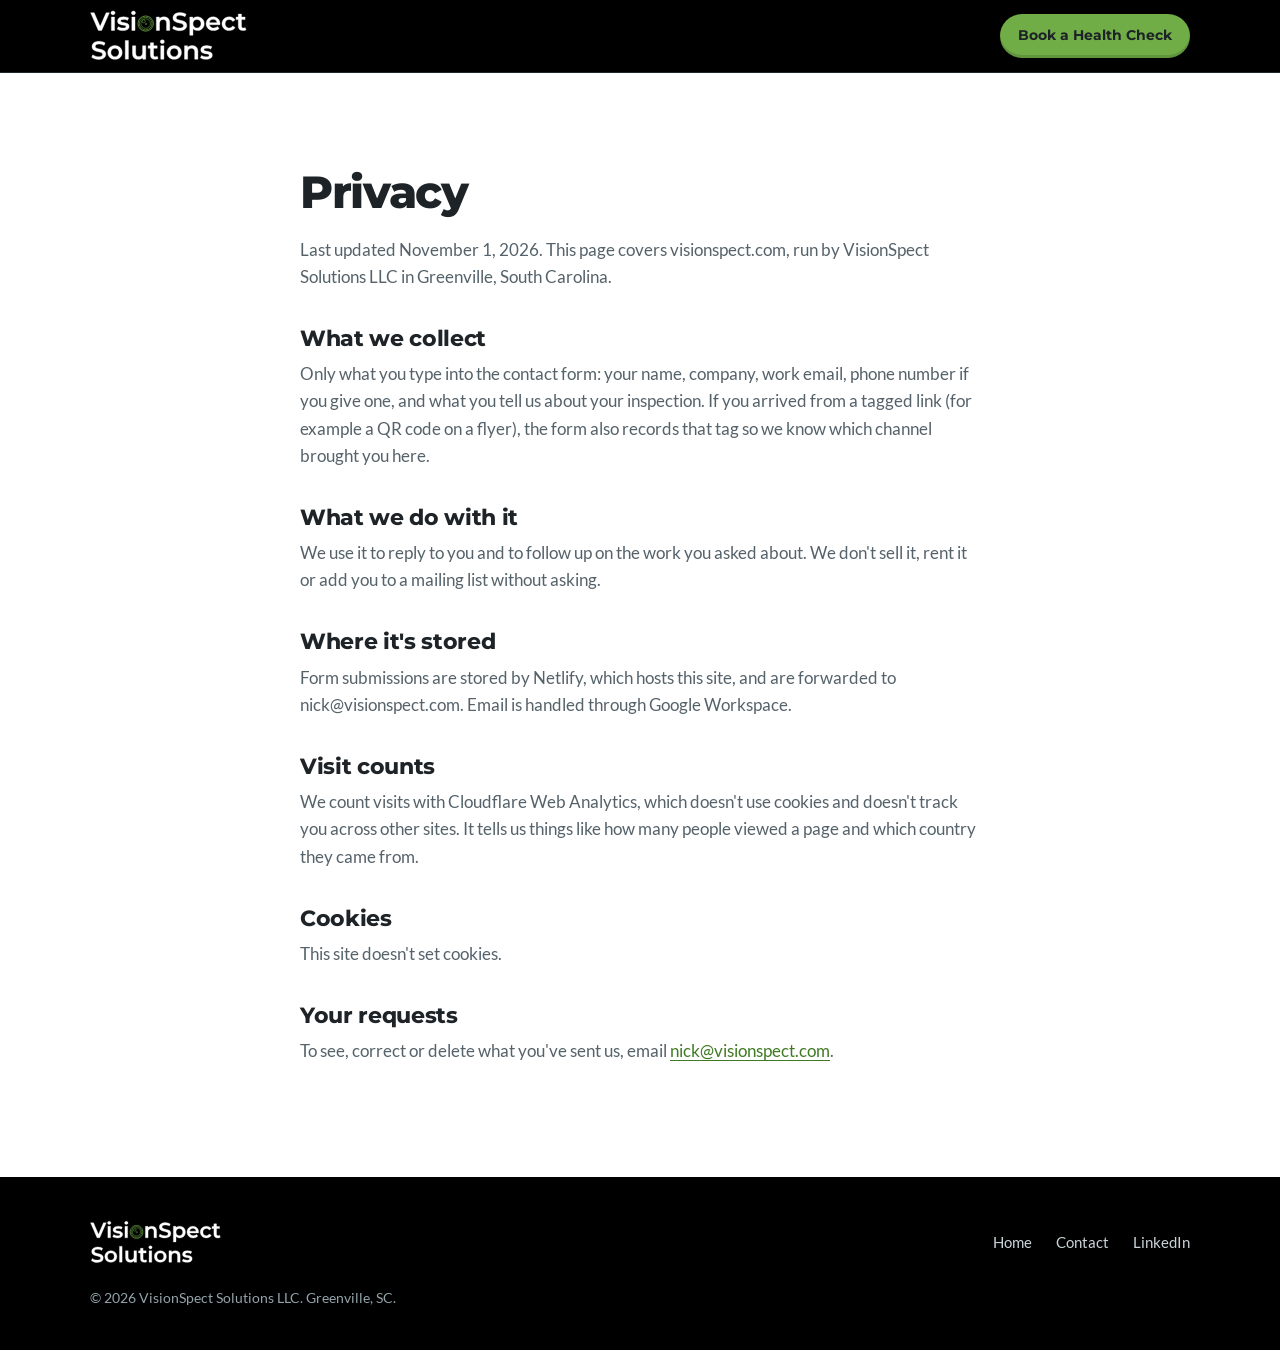
<file: privacy.html>
<!doctype html>
<html lang="en">
<head>
  <meta charset="utf-8">
  <meta name="viewport" content="width=device-width, initial-scale=1">
  <title>Privacy | VisionSpect Solutions</title>
  <meta name="description" content="What VisionSpect Solutions collects through visionspect.com and what we do with it.">
  <link rel="canonical" href="https://visionspect.com/privacy.html">
  <link rel="icon" href="/favicon.svg" type="image/svg+xml">
  <link rel="icon" href="/favicon-32.png" sizes="32x32" type="image/png">
  <link rel="apple-touch-icon" href="/apple-touch-icon.png">
  <link rel="stylesheet" href="/assets/site.css?v=20261102c">
</head>
<body>
<header class="site-header">
  <div class="wrap header-row">
    <a class="brand" href="/" aria-label="VisionSpect Solutions home"><img src="/assets/img/visionspect-wordmark-bold-white.svg" alt="VisionSpect Solutions" width="152" height="59"></a>
    <a class="btn btn-small" href="/#contact">Book a Health Check</a>
  </div>
</header>
<main class="page">
  <div class="wrap">
    <h1>Privacy</h1>
    <p>Last updated November 1, 2026. This page covers visionspect.com, run by VisionSpect Solutions LLC in Greenville, South Carolina.</p>

    <h2>What we collect</h2>
    <p>Only what you type into the contact form: your name, company, work email, phone number if you give one, and what you tell us about your inspection. If you arrived from a tagged link (for example a QR code on a flyer), the form also records that tag so we know which channel brought you here.</p>

    <h2>What we do with it</h2>
    <p>We use it to reply to you and to follow up on the work you asked about. We don't sell it, rent it or add you to a mailing list without asking.</p>

    <h2>Where it's stored</h2>
    <p>Form submissions are stored by Netlify, which hosts this site, and are forwarded to nick@visionspect.com. Email is handled through Google Workspace.</p>

    <h2>Visit counts</h2>
    <p>We count visits with Cloudflare Web Analytics, which doesn't use cookies and doesn't track you across other sites. It tells us things like how many people viewed a page and which country they came from.</p>

    <h2>Cookies</h2>
    <p>This site doesn't set cookies.</p>

    <h2>Your requests</h2>
    <p>To see, correct or delete what you've sent us, email <a href="mailto:nick@visionspect.com">nick@visionspect.com</a>.</p>
  </div>
</main>
<footer class="site-footer">
  <div class="wrap footer-grid">
    <img src="/assets/img/visionspect-wordmark-bold-white.svg" alt="VisionSpect Solutions" width="152" height="59">
    <nav aria-label="Footer"><a href="/">Home</a><a href="/#contact">Contact</a><a href="https://www.linkedin.com/in/visionspect/" rel="noopener" target="_blank">LinkedIn</a></nav>
    <p class="fine">&copy; 2026 VisionSpect Solutions LLC. Greenville, SC.</p>
  </div>
</footer>
<script src="/assets/site.js?v=20261102c" defer></script>
</body>
</html>
</file>
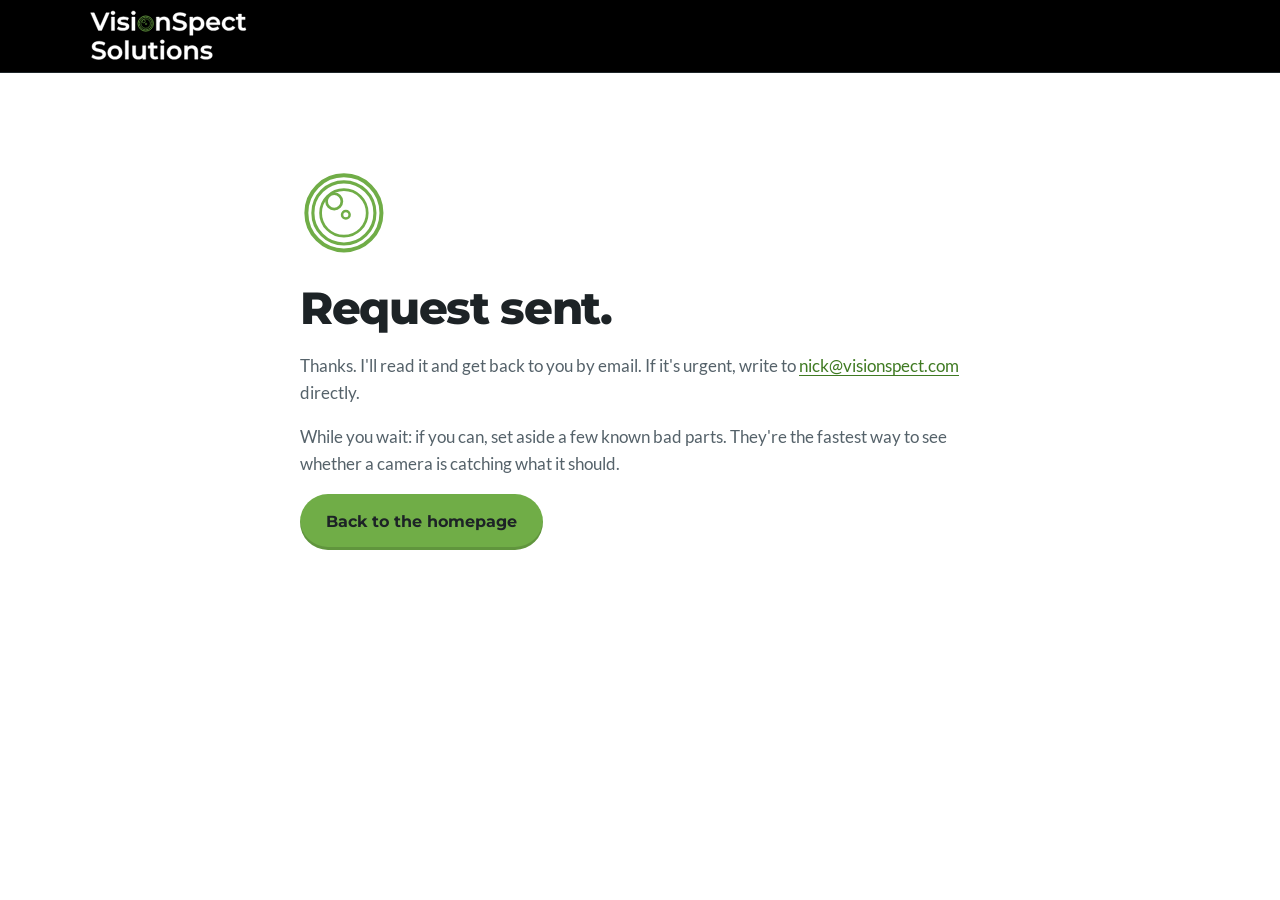
<file: thanks.html>
<!doctype html>
<html lang="en">
<head>
  <meta charset="utf-8">
  <meta name="viewport" content="width=device-width, initial-scale=1">
  <title>Request sent | VisionSpect Solutions</title>
  <meta name="robots" content="noindex">
  <link rel="icon" href="/favicon.svg" type="image/svg+xml">
  <link rel="icon" href="/favicon-32.png" sizes="32x32" type="image/png">
  <link rel="stylesheet" href="/assets/site.css?v=20261102c">
</head>
<body>
<header class="site-header">
  <div class="wrap header-row">
    <a class="brand" href="/" aria-label="VisionSpect Solutions home"><img src="/assets/img/visionspect-wordmark-bold-white.svg" alt="VisionSpect Solutions" width="152" height="59"></a>
  </div>
</header>
<main class="page">
  <div class="wrap">
    <img class="page-mark" src="/assets/img/visionspect-mark.svg" alt="" width="88" height="88">
    <h1>Request sent.</h1>
    <p>Thanks. I'll read it and get back to you by email. If it's urgent, write to <a href="mailto:nick@visionspect.com">nick@visionspect.com</a> directly.</p>
    <p>While you wait: if you can, set aside a few known bad parts. They're the fastest way to see whether a camera is catching what it should.</p>
    <p><a class="btn" href="/">Back to the homepage</a></p>
  </div>
</main>
<script src="/assets/site.js?v=20261102c" defer></script>
</body>
</html>
</file>
<file: assets/site.css>
/* VisionSpect Solutions — site.css
   Brand: Montserrat (headings), Lato (body), green #70AD47.
   Bump ?v= in the HTML when this file changes. */

@font-face { font-family: "Montserrat"; font-style: normal; font-weight: 100 900; font-display: swap; src: url("/assets/fonts/montserrat-latin-wght-normal.woff2") format("woff2"); }
@font-face { font-family: "Lato"; font-style: normal; font-weight: 400; font-display: swap; src: url("/assets/fonts/lato-latin-400-normal.woff2") format("woff2"); }
@font-face { font-family: "Lato"; font-style: italic; font-weight: 400; font-display: swap; src: url("/assets/fonts/lato-latin-400-italic.woff2") format("woff2"); }
@font-face { font-family: "Lato"; font-style: normal; font-weight: 700; font-display: swap; src: url("/assets/fonts/lato-latin-700-normal.woff2") format("woff2"); }

:root {
  /* brand */
  --green: #70AD47;          /* graphics, fills, button background */
  --green-ink: #3F7A22;      /* green text on light backgrounds (AA) */
  --green-tint: #EDF5E7;
  --green-soft: #CFE5BF;

  /* neutrals: cool, like a lit inspection booth */
  --ink: #1D2326;
  --steel: #55626A;
  --rule: #D7DEE0;
  --paper: #F3F6F5;
  --white: #FFFFFF;

  /* HMI screen */
  --screen: #141B1F;
  --screen-2: #1C252A;
  --screen-line: #2C3940;
  --screen-text: #C9D4D9;
  --screen-dim: #7F9199;

  /* signal */
  --ng: #E5533D;
  --ng-ink: #B53A26;
  --warn: #D9822B;

  --font-head: "Montserrat", "Segoe UI", system-ui, sans-serif;
  --font-body: "Lato", "Segoe UI", system-ui, sans-serif;

  --wrap: 1180px;
  --gutter: clamp(16px, 4vw, 40px);
  --section: clamp(72px, 10vw, 128px);
  --radius: 10px;
}

*, *::before, *::after { box-sizing: border-box; }
html { scroll-behavior: smooth; -webkit-text-size-adjust: 100%; }
@media (prefers-reduced-motion: reduce) { html { scroll-behavior: auto; } }
body {
  margin: 0;
  font-family: var(--font-body);
  font-size: 1.0625rem;
  line-height: 1.6;
  color: var(--ink);
  background: var(--white);
  overflow-x: hidden;
}
img, svg { display: block; max-width: 100%; }
a { color: var(--green-ink); text-underline-offset: 3px; }
a:hover { color: var(--ink); }
:focus-visible { outline: 3px solid var(--green); outline-offset: 3px; border-radius: 4px; }

h1, h2, h3 { text-wrap: balance; font-family: var(--font-head); color: var(--ink); margin: 0; letter-spacing: -0.015em; }
h1 { font-size: clamp(2.3rem, 4.4vw, 3.6rem); font-weight: 800; line-height: 1.04; letter-spacing: -0.03em; }
h2 { font-size: clamp(1.85rem, 3.4vw, 2.6rem); font-weight: 750; line-height: 1.12; }
h3 { font-size: 1.25rem; font-weight: 700; line-height: 1.25; }
p { margin: 0 0 1em; }

.wrap { width: 100%; max-width: var(--wrap); margin: 0 auto; padding: 0 var(--gutter); }
.skip { position: absolute; left: -9999px; top: 8px; background: var(--ink); color: #fff; padding: 8px 14px; z-index: 100; border-radius: 6px; }
.skip:focus { left: 8px; }

/* buttons */
.btn {
  display: inline-flex; align-items: center; justify-content: center;
  font-family: var(--font-head); font-weight: 700; font-size: 1rem;
  color: var(--ink); background: var(--green);
  padding: 15px 26px; border-radius: 999px; border: 0;
  text-decoration: none; cursor: pointer;
  box-shadow: inset 0 -3px 0 rgba(0,0,0,.14);
  transition: background .15s ease;
}
.btn:hover { background: #7FBC55; color: var(--ink); }
.btn-small { padding: 10px 18px; font-size: .9rem; }
.btn-block { width: 100%; }
.btn-quiet { font-family: var(--font-head); font-weight: 650; color: var(--ink); text-decoration: underline; text-decoration-color: var(--green); text-decoration-thickness: 2px; text-underline-offset: 6px; padding: 12px 4px; }
.btn-quiet:hover { color: var(--green-ink); }

/* header */
/* black, to match the black disc behind the lens in the white wordmark */
.site-header { position: sticky; top: 0; z-index: 50; background: #000; border-bottom: 1px solid #1E2629; }
.header-row { display: flex; align-items: center; justify-content: space-between; gap: 24px; min-height: 72px; }
.brand img { width: 158px; height: auto; }
.site-nav { display: flex; align-items: center; gap: 28px; }
.site-nav a:not(.btn) { color: #fff; text-decoration: none; font-family: var(--font-head); font-weight: 600; font-size: .92rem; }
.site-nav a:not(.btn):hover { color: var(--green); }
.nav-toggle { display: none; }

@media (max-width: 900px) {
  .nav-toggle {
    display: inline-flex; font: 700 .9rem var(--font-head); color: #fff;
    background: transparent; border: 1.5px solid #fff; border-radius: 999px; padding: 8px 16px; cursor: pointer;
  }
  .site-nav { display: none; position: absolute; left: 0; right: 0; top: 100%; flex-direction: column; align-items: stretch; gap: 0; background: #000; border-bottom: 1px solid #1E2629; padding: 8px var(--gutter) 20px; }
  .site-nav.open { display: flex; }
  .site-nav a:not(.btn) { padding: 14px 0; border-bottom: 1px solid #1E2629; font-size: 1rem; }
  .site-nav .btn { margin-top: 16px; }
}

/* hero */
.hero { padding: clamp(40px, 6vw, 80px) 0 clamp(48px, 6vw, 88px); background: linear-gradient(180deg, var(--white) 0%, var(--paper) 100%); }
.hero-grid { display: grid; grid-template-columns: minmax(0, 5fr) minmax(0, 7fr); gap: clamp(32px, 4vw, 64px); align-items: center; }
.hero-copy h1 { max-width: 12ch; }
.lede { font-size: clamp(1.1rem, 1.5vw, 1.25rem); color: var(--steel); max-width: 34ch; margin: 24px 0 32px; }
.hero-actions { display: flex; flex-wrap: wrap; align-items: center; gap: 12px 24px; }
.hero-note { margin: 28px 0 0; font-size: .95rem; color: var(--steel); display: flex; align-items: center; gap: 10px; }
.hero-note::before { content: ""; width: 22px; height: 2px; background: var(--green); flex: none; }

@media (max-width: 960px) {
  .hero-grid { grid-template-columns: 1fr; }
  .hero-copy h1 { max-width: 13ch; }
}

/* HMI panel (the hero graphic) */
.hmi {
  margin: 0; background: var(--screen); color: var(--screen-text);
  border-radius: 16px; overflow: hidden;
  border: 1px solid #0c1113;
  box-shadow: 0 30px 60px -30px rgba(20,27,31,.55), 0 0 0 6px #E2E8EA, 0 0 0 7px #CDD6D9;
  font-family: var(--font-body);
}
.hmi-bar { display: flex; justify-content: space-between; align-items: center; padding: 12px 18px; background: var(--screen-2); border-bottom: 1px solid var(--screen-line); font-size: .82rem; }
.hmi-title { color: var(--screen-text); font-weight: 700; }
.hmi-status { display: inline-flex; align-items: center; gap: 8px; color: #A9D38A; font-weight: 700; }
.hmi-status .dot { width: 8px; height: 8px; border-radius: 50%; background: var(--green); box-shadow: 0 0 0 3px rgba(112,173,71,.25); }
.hmi-body { display: grid; grid-template-columns: minmax(0, 1fr) 200px; }
.scene { width: 100%; height: auto; }
.scene-label { font: 700 11px var(--font-body); fill: var(--screen-dim); }
.reject-label { fill: #E98A7B; }
.hmi-side { border-left: 1px solid var(--screen-line); padding: 14px; display: flex; flex-direction: column; gap: 14px; }
.hmi-card-title { margin: 0 0 8px; font-size: .75rem; font-weight: 700; color: var(--screen-dim); }
.inset { width: 100%; height: auto; border-radius: 6px; border: 1px solid var(--screen-line); }
.score { display: grid; grid-template-columns: auto 1fr auto; align-items: center; gap: 8px; margin-top: 10px; font-size: .78rem; }
.score-label { color: var(--screen-dim); }
.score-track { position: relative; height: 6px; border-radius: 3px; background: var(--screen-line); }
.score-fill { position: absolute; inset: 0 auto 0 0; width: 97%; border-radius: 3px; background: var(--green); transition: width .35s ease, background .2s; }
.score-fill.ng { background: var(--ng); }
.score-limit { position: absolute; top: -4px; bottom: -4px; left: 80%; width: 2px; background: #E98A7B; }
.score-val { font-variant-numeric: tabular-nums; font-weight: 700; color: var(--screen-text); min-width: 2.6em; text-align: right; }
.hmi-results { display: flex; align-items: center; gap: 12px; padding: 10px 18px; border-top: 1px solid var(--screen-line); }
.hmi-results .hmi-card-title { margin: 0; flex: none; }
.results { list-style: none; margin: 0; padding: 0; display: flex; gap: 6px; overflow: hidden; font-size: .74rem; font-variant-numeric: tabular-nums; }
.results li { display: flex; gap: 6px; padding: 4px 8px; border-radius: 5px; background: var(--screen-2); white-space: nowrap; flex: none; }
.results li .id { color: var(--screen-dim); }
.results li .r { font-weight: 700; color: #A9D38A; }
.results li.ng { background: rgba(229,83,61,.16); }
.results li.ng .r { color: #F09684; }
.hmi-foot { display: grid; grid-template-columns: repeat(3, 1fr); border-top: 1px solid var(--screen-line); background: var(--screen-2); }
.hmi-foot > div { padding: 12px 18px; display: flex; flex-direction: column; }
.hmi-foot > div + div { border-left: 1px solid var(--screen-line); }
.hmi-foot .k { font-size: .72rem; color: var(--screen-dim); font-weight: 700; }
.hmi-foot .v { font-family: var(--font-head); font-size: 1.35rem; font-weight: 700; font-variant-numeric: tabular-nums; color: #fff; }
.hmi-foot .v.ng { color: #F09684; }
.hmi-foot .v.ok { color: #A9D38A; }

@media (max-width: 640px) {
  .hmi-body { grid-template-columns: 1fr; }
  .hmi-side { border-left: 0; border-top: 1px solid var(--screen-line); display: grid; grid-template-columns: 1fr 1fr; gap: 14px; align-items: center; }
  .hmi-side .score { margin-top: 0; grid-template-columns: auto 1fr; }
  .hmi-side .score-val { grid-column: 1 / -1; text-align: left; font-family: var(--font-head); font-size: 1.4rem; }
  .hmi-results { padding: 10px 12px; }
  .results li:nth-child(n+4) { display: none; }
  .hmi-foot > div { padding: 10px 12px; }
  .hmi-foot .v { font-size: 1.1rem; }
}

/* proof strip */
.proof { border-top: 1px solid var(--rule); border-bottom: 1px solid var(--rule); background: var(--white); }
.proof-list { list-style: none; margin: 0 auto; display: grid; grid-template-columns: repeat(4, 1fr); }
.proof-list li { display: flex; align-items: center; gap: 12px; padding: 22px 20px; font-size: .95rem; color: var(--steel); }
.proof-list li + li { border-left: 1px solid var(--rule); }
.proof-list strong { color: var(--ink); }
.proof-list svg { width: 26px; height: 26px; flex: none; fill: none; stroke: var(--green); stroke-width: 2; stroke-linecap: round; stroke-linejoin: round; }
@media (max-width: 960px) {
  .proof-list { grid-template-columns: 1fr 1fr; }
  .proof-list li:nth-child(3) { border-left: 0; }
  .proof-list li:nth-child(n+3) { border-top: 1px solid var(--rule); }
}
@media (max-width: 520px) {
  .proof-list { grid-template-columns: 1fr; }
  .proof-list li { padding: 14px 4px; }
  .proof-list li + li { border-left: 0; border-top: 1px solid var(--rule); }
}

/* sections */
.section { padding: var(--section) 0; }
.section-head { max-width: 640px; margin-bottom: clamp(36px, 5vw, 56px); }
.section-head p { color: var(--steel); font-size: 1.125rem; margin: 16px 0 0; }

/* services */
.service-grid { display: grid; grid-template-columns: repeat(3, minmax(0, 1fr)); gap: clamp(24px, 3vw, 40px); }
.service { display: flex; flex-direction: column; }
.service-art { background: var(--paper); border-radius: 14px; padding: 18px; margin-bottom: 26px; border: 1px solid var(--rule); }
.service-art svg { width: 100%; height: auto; }
.service h3 { font-size: 1.4rem; }
.hook { font-style: italic; color: var(--green-ink); margin: 8px 0 14px; font-size: 1.05rem; }
.service p:not(.hook) { color: var(--steel); }
.ticks { list-style: none; padding: 16px 0 0; margin: auto 0 0; border-top: 1px solid var(--rule); display: grid; gap: 8px; font-size: .95rem; }
.ticks li { padding-left: 26px; position: relative; }
.ticks li::before { content: ""; position: absolute; left: 2px; top: .45em; width: 12px; height: 7px; border-left: 2.5px solid var(--green); border-bottom: 2.5px solid var(--green); transform: rotate(-45deg); }
@media (max-width: 960px) { .service-grid { grid-template-columns: 1fr; max-width: 560px; } }

/* shared illustration styles */
.axis { stroke: #AEB9BE; stroke-width: 1.5; }
.limit { stroke: var(--ng); stroke-width: 1.5; stroke-dasharray: 5 5; }
.art-label { font: 700 11px var(--font-body); fill: var(--steel); }
.art-label.strong { fill: var(--ink); }
.warn-text { fill: var(--ng-ink); }
.trend { fill: none; stroke: var(--green-soft); stroke-width: 6; stroke-linecap: round; stroke-linejoin: round; }
.pts circle { fill: var(--green); }
.pt-warn { fill: var(--warn); }
.ring-warn { fill: none; stroke: var(--warn); stroke-width: 2; }
.tile { fill: var(--white); stroke: var(--rule); }
.part { fill: #A9BCC7; }
.hole { fill: var(--paper); stroke: #8FA3AE; }
.missing { fill: none; stroke: var(--ng); stroke-width: 2; stroke-dasharray: 3 3; }
.flag { fill: none; stroke: var(--ng); stroke-width: 2; }
.bottle { fill: #DCE5E9; }
.label { fill: var(--green-soft); stroke: var(--green); stroke-width: 1.5; }
.code rect { fill: var(--ink); }
.dim { fill: none; stroke: var(--green-ink); stroke-width: 1.8; stroke-linecap: round; stroke-linejoin: round; }
.bars rect { fill: #E6B8AE; }
.bars.good rect { fill: var(--green); }
.event { stroke: var(--ink); stroke-width: 1.5; stroke-dasharray: 3 4; }
.wrench circle { fill: var(--ink); }
.wrench path { fill: none; stroke: #fff; stroke-width: 2; stroke-linecap: round; transform: translate(0px, 0px); }

/* vendor-neutral */
.neutral { background: var(--paper); }
.neutral-grid { display: grid; grid-template-columns: minmax(0, 5fr) minmax(0, 6fr); gap: clamp(32px, 5vw, 72px); align-items: center; }
.neutral-copy h2 { margin-bottom: 22px; }
.neutral-copy p { color: var(--steel); font-size: 1.1rem; max-width: 46ch; }
.neutral-art { margin: 0; }
.neutral-art svg { width: 100%; height: auto; }
.paths path { fill: none; stroke: #BCC7CC; stroke-width: 2; stroke-dasharray: 2 6; stroke-linecap: round; }
.paths path.best { stroke: var(--green); stroke-width: 4; stroke-dasharray: none; }
.node-main { fill: var(--ink); }
.node-title { font: 800 17px var(--font-head); }
.node-sub { font: 400 12px var(--font-body); }
.light { fill: #fff; }
.node-sub.light { fill: #B5C2C8; }
.opt rect { fill: var(--white); stroke: var(--rule); stroke-width: 1.5; }
.opt text { font: 700 14px var(--font-head); fill: var(--steel); }
.opt.chosen rect { fill: var(--green); stroke: var(--green); }
.opt.chosen text { fill: var(--ink); }
.opt.chosen circle { fill: var(--ink); }
.opt.chosen path { fill: none; stroke: var(--green); stroke-width: 2.5; stroke-linecap: round; stroke-linejoin: round; }
@media (max-width: 960px) { .neutral-grid { grid-template-columns: 1fr; } }

/* process */
.steps { list-style: none; margin: 0; padding: 0; display: grid; grid-template-columns: repeat(4, minmax(0, 1fr)); gap: 0; position: relative; }
.steps::before { content: ""; position: absolute; left: 0; right: 0; top: 23px; height: 2px; background: repeating-linear-gradient(90deg, var(--green) 0 8px, transparent 8px 14px); }
.step { position: relative; padding: 0 24px 0 0; }
.step-num { position: relative; z-index: 1; display: inline-grid; place-items: center; width: 48px; height: 48px; border-radius: 50%; background: var(--ink); color: #fff; font: 800 1.1rem var(--font-head); box-shadow: 0 0 0 8px var(--white); }
.step svg { width: 44px; height: 44px; margin: 28px 0 14px; fill: none; stroke: var(--green-ink); stroke-width: 2.2; stroke-linecap: round; stroke-linejoin: round; }
.step h3 { margin-bottom: 8px; }
.step p { color: var(--steel); font-size: 1rem; max-width: 26ch; }
@media (max-width: 860px) {
  .steps { grid-template-columns: 1fr; gap: 28px; }
  .steps::before { left: 23px; right: auto; top: 0; bottom: 90px; width: 2px; height: auto; background: repeating-linear-gradient(180deg, var(--green) 0 8px, transparent 8px 14px); }
  .step { display: grid; grid-template-columns: 48px 1fr; column-gap: 20px; padding: 0; }
  .step-num { grid-row: span 3; }
  .step svg { display: none; }
  .step h3 { margin-top: 10px; }
}

.mep { margin-top: clamp(48px, 6vw, 72px); display: flex; gap: 22px; align-items: flex-start; background: var(--green-tint); border-left: 5px solid var(--green); border-radius: 0 var(--radius) var(--radius) 0; padding: 28px clamp(20px, 3vw, 36px); }
.mep h3 { margin-bottom: 8px; }
.mep p { margin: 0; color: var(--ink); max-width: 70ch; }
.mep-mark svg { width: 44px; height: 44px; fill: none; stroke: var(--green-ink); stroke-width: 2.4; stroke-linecap: round; stroke-linejoin: round; }
@media (max-width: 520px) { .mep { flex-direction: column; gap: 12px; } }

/* about */
.about { background: var(--white); border-top: 1px solid var(--rule); }
.about-grid { display: grid; grid-template-columns: minmax(0, 6fr) minmax(0, 5fr); gap: clamp(32px, 6vw, 96px); align-items: start; }
.about-copy h2 { margin-bottom: 22px; }
.about-copy p { font-size: 1.1rem; max-width: 56ch; }
.sig { font-family: var(--font-head); font-weight: 700; color: var(--green-ink); margin-top: 24px; }
.path { list-style: none; margin: 8px 0 0; padding: 0; position: relative; }
.path::before { content: ""; position: absolute; left: 9px; top: 8px; bottom: 44px; width: 2px; background: var(--rule); }
.path li { position: relative; padding: 0 0 26px 40px; display: flex; flex-direction: column; }
.path li::before { content: ""; position: absolute; left: 2px; top: 5px; width: 16px; height: 16px; border-radius: 50%; background: var(--white); border: 3px solid #AEB9BE; }
.path li.now::before { background: var(--green); border-color: var(--green); box-shadow: 0 0 0 5px var(--green-tint); }
.path-k { font-family: var(--font-head); font-weight: 700; font-size: 1.05rem; }
.path-v { color: var(--steel); font-size: .98rem; }
@media (max-width: 860px) { .about-grid { grid-template-columns: 1fr; } }

.quote { margin: clamp(56px, 7vw, 88px) 0 0; display: grid; grid-template-columns: 64px minmax(0, 1fr); gap: 8px 28px; padding-top: clamp(40px, 5vw, 56px); border-top: 1px solid var(--rule); }
.quote-mark { width: 48px; fill: var(--green); }
.quote blockquote { margin: 0; font-family: var(--font-head); font-size: clamp(1.15rem, 1.9vw, 1.45rem); font-weight: 550; line-height: 1.45; letter-spacing: -0.01em; max-width: 60ch; }
.quote figcaption { grid-column: 2; color: var(--steel); }
.quote figcaption strong { color: var(--ink); }
@media (max-width: 640px) { .quote { grid-template-columns: 1fr; } .quote figcaption { grid-column: 1; } }

/* contact */
.contact { background: var(--ink); color: #DCE3E6; }
.contact h2 { color: #fff; margin-bottom: 18px; }
.contact-grid { display: grid; grid-template-columns: minmax(0, 5fr) minmax(0, 7fr); gap: clamp(32px, 6vw, 88px); align-items: start; }
.contact-copy p { font-size: 1.15rem; max-width: 38ch; color: #C3CED3; }
.contact-direct { list-style: none; padding: 0; margin: 32px 0 0; display: grid; gap: 14px; }
.contact-direct li { display: flex; gap: 12px; align-items: center; }
.contact-direct svg { width: 22px; height: 22px; flex: none; fill: none; stroke: var(--green); stroke-width: 2; stroke-linecap: round; stroke-linejoin: round; }
.contact-direct a { color: #fff; font-weight: 700; text-decoration-color: var(--green); }
.contact-direct a:hover { color: var(--green); }

.form { background: var(--white); color: var(--ink); border-radius: 16px; padding: clamp(22px, 3vw, 36px); display: grid; gap: 18px; }
.field-row { display: grid; grid-template-columns: 1fr 1fr; gap: 18px; }
.field { display: flex; flex-direction: column; gap: 6px; border: 0; padding: 0; margin: 0; min-width: 0; }
.field label, .field legend { font-weight: 700; font-size: .92rem; }
.opt-text { font-weight: 400; color: var(--steel); }
.field input, .field textarea {
  font: inherit; font-size: 1rem; color: var(--ink);
  padding: 12px 14px; border: 1.5px solid #C2CCD0; border-radius: 8px; background: var(--white); width: 100%;
}
.field input::placeholder, .field textarea::placeholder { color: #8796A0; }
.field input:focus, .field textarea:focus { outline: none; border-color: var(--green-ink); box-shadow: 0 0 0 3px rgba(112,173,71,.3); }
.chips legend { margin-bottom: 8px; }
.chips { flex-direction: row; flex-wrap: wrap; gap: 8px; }
.chips label { font-weight: 400; cursor: pointer; }
.chips input { position: absolute; opacity: 0; width: 1px; height: 1px; }
.chips span { display: inline-block; padding: 9px 14px; border: 1.5px solid #C2CCD0; border-radius: 999px; font-size: .92rem; }
.chips input:checked + span { background: var(--green-tint); border-color: var(--green-ink); color: var(--ink); font-weight: 700; }
.chips input:focus-visible + span { outline: 3px solid var(--green); outline-offset: 2px; }
.form-note { margin: 0; font-size: .85rem; color: var(--steel); text-align: center; }
@media (max-width: 960px) { .contact-grid { grid-template-columns: 1fr; } }
@media (max-width: 560px) { .field-row { grid-template-columns: 1fr; } }

/* footer */
.site-footer { background: #000; color: #93A3AA; padding: 40px 0; }
.footer-grid { display: flex; flex-wrap: wrap; align-items: center; justify-content: space-between; gap: 20px 32px; }
.footer-grid img { width: 132px; height: auto; }
.site-footer nav { display: flex; flex-wrap: wrap; gap: 8px 24px; }
.site-footer a { color: #C9D4D9; text-decoration: none; font-size: .92rem; }
.site-footer a:hover { color: var(--green); }
.fine { margin: 0; font-size: .85rem; width: 100%; }

/* simple pages (privacy, thanks, 404) */
.page { padding: clamp(48px, 8vw, 96px) 0; min-height: 60vh; }
.page .wrap { max-width: 760px; }
.page h1 { font-size: clamp(2rem, 4vw, 2.8rem); margin-bottom: 20px; }
.page h2 { font-size: 1.35rem; margin: 36px 0 10px; }
.page p, .page li { color: var(--steel); }
.page-mark { width: 88px; margin-bottom: 28px; }
</file>
